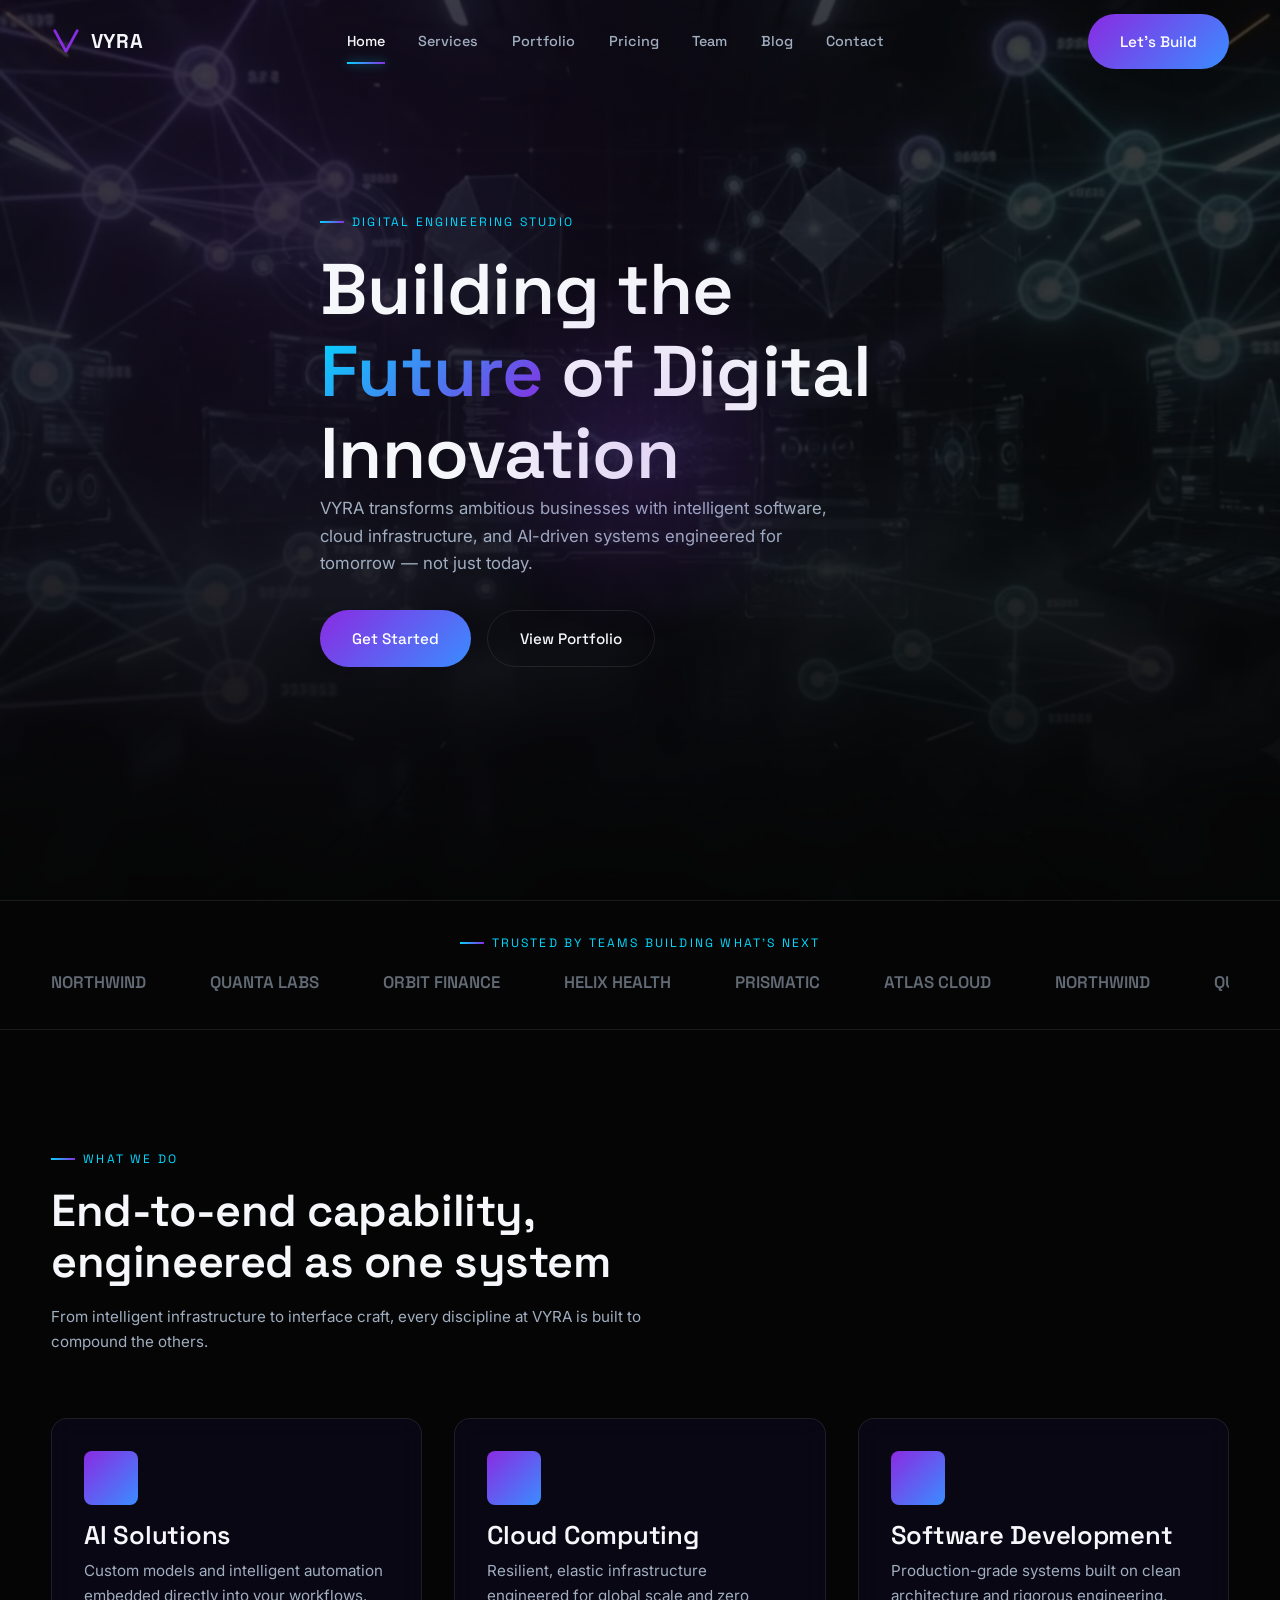
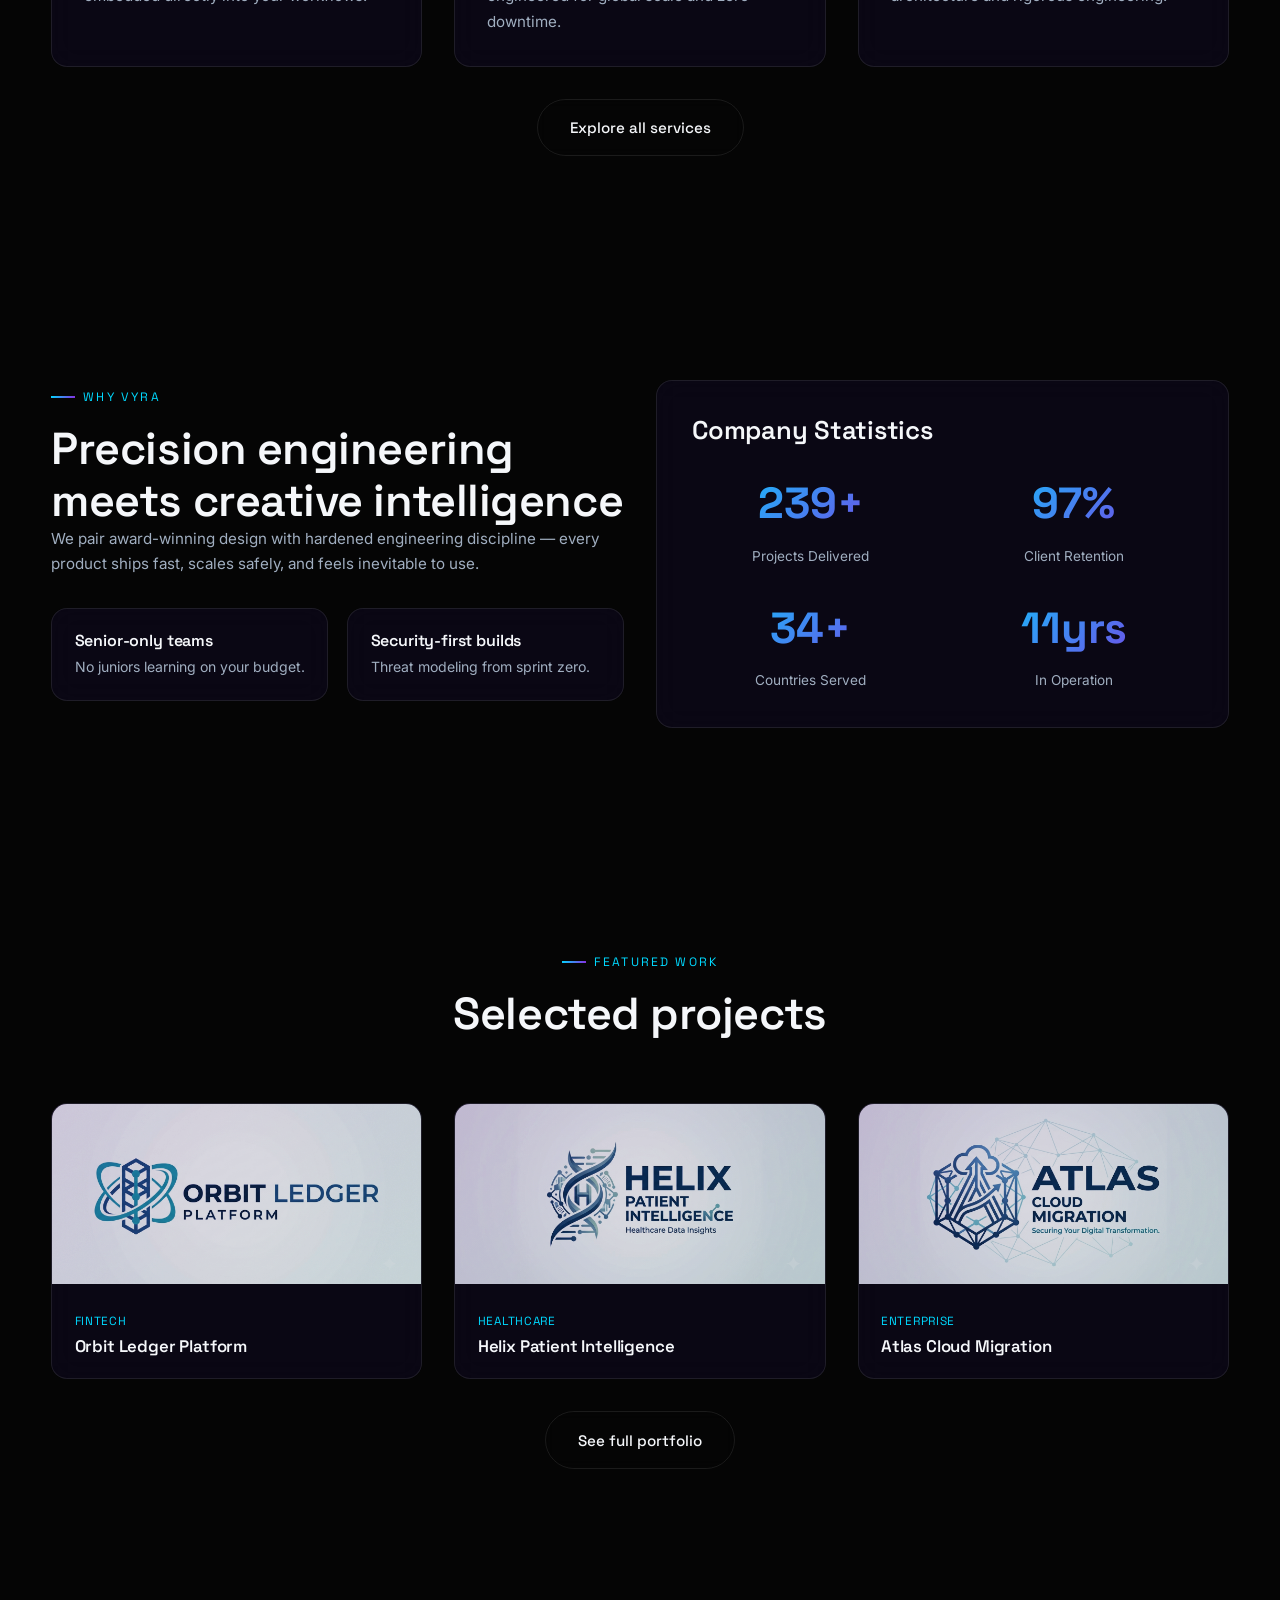
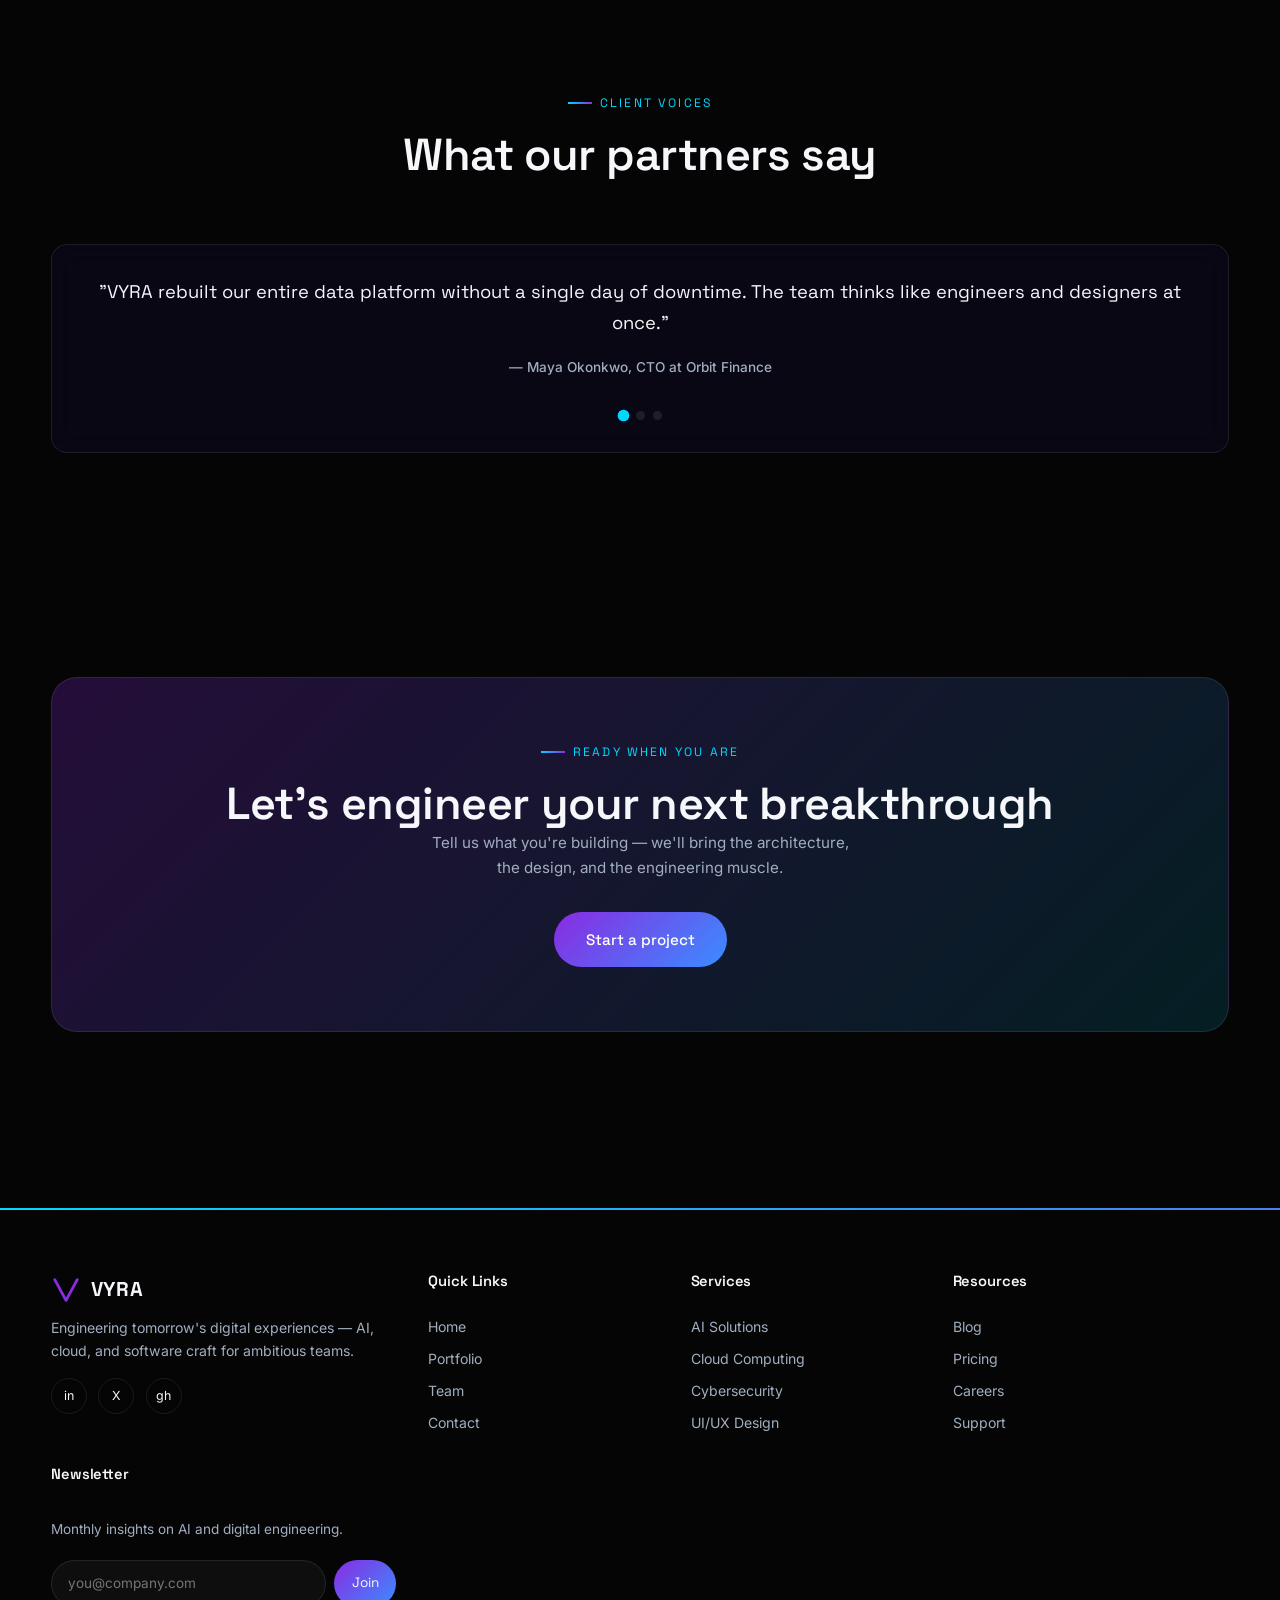
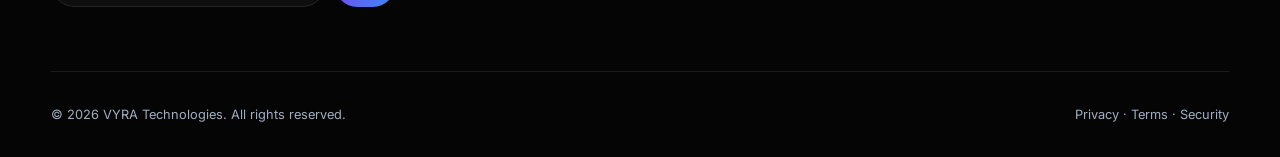
<file: index.html>
<!DOCTYPE html>
<html lang="en">
<head>
<meta charset="UTF-8">
<meta name="viewport" content="width=device-width, initial-scale=1.0">
<title>VYRA — Engineering Tomorrow's Digital Experiences</title>
<meta name="description" content="VYRA is a premium AI, cloud, and digital transformation studio engineering tomorrow's digital experiences.">
<link rel="icon" href="icons/favicon.svg" type="image/svg+xml">
<link rel="stylesheet" href="css/main.css">
<link rel="stylesheet" href="css/pages.css">
</head>
<body>

<div class="loader" aria-hidden="true">
  <div class="loader-mark">
    <svg viewBox="0 0 64 64" fill="none"><path d="M8 10 L32 54 L56 10" stroke="url(#lg)" stroke-width="6" stroke-linecap="round" stroke-linejoin="round"/><defs><linearGradient id="lg" x1="0" y1="0" x2="64" y2="64"><stop offset="0" stop-color="#8A2BE2"/><stop offset="1" stop-color="#00D9FF"/></linearGradient></defs></svg>
  </div>
  <div class="loader-text">VYRA</div>
</div>

<a href="#main" class="skip-link">Skip to content</a>
<div class="scroll-progress"></div>
<div class="cursor-glow"></div>

<header class="navbar">
  <div class="nav-inner">
    <a href="index.html" class="brand">
      <span class="brand-mark"><svg viewBox="0 0 64 64" fill="none"><path d="M8 10 L32 54 L56 10" stroke="url(#navg)" stroke-width="6" stroke-linecap="round" stroke-linejoin="round"/><defs><linearGradient id="navg" x1="0" y1="0" x2="64" y2="64"><stop offset="0" stop-color="#8A2BE2"/><stop offset="1" stop-color="#00D9FF"/></linearGradient></defs></svg></span>
      VYRA
    </a>
    <nav class="nav-links" id="nav-links">
      <a href="index.html">Home</a>
      <a href="services.html">Services</a>
      <a href="portfolio.html">Portfolio</a>
      <a href="pricing.html">Pricing</a>
      <a href="team.html">Team</a>
      <a href="blog.html">Blog</a>
      <a href="contact.html">Contact</a>
    </nav>
    <div class="nav-cta">
      <a href="contact.html" class="btn btn-primary">Let's Build</a>
    </div>
    <button class="nav-toggle" aria-label="Toggle menu" aria-expanded="false" aria-controls="nav-links"></button>
  </div>
</header>

<main id="main">

  <section class="hero">
    <div class="hero-video-wrap" aria-hidden="true">
      <video class="hero-video" autoplay muted loop playsinline poster="images/hero-poster.jpg">
        <source src="videos/hero-loop.webm" type="video/webm">
        <source src="videos/hero-loop.mp4" type="video/mp4">
      </video>
      <div class="hero-video-overlay"></div>
    </div>
    <div class="container hero-content">
      <div class="eyebrow">Digital Engineering Studio</div>
      <h1>Building the <span class="accent">Future</span> of Digital Innovation</h1>
      <p class="lead">VYRA transforms ambitious businesses with intelligent software, cloud infrastructure, and AI-driven systems engineered for tomorrow — not just today.</p>
      <div class="hero-actions">
        <a href="contact.html" class="btn btn-primary">Get Started</a>
        <a href="portfolio.html" class="btn btn-secondary">View Portfolio</a>
      </div>
    </div>
  </section>

  <section class="trusted-by">
    <div class="container reveal">
      <p class="eyebrow" style="justify-content:center;display:flex">Trusted by teams building what's next</p>
      <div class="logo-strip">
        <div class="track">
          <span>NORTHWIND</span><span>QUANTA LABS</span><span>ORBIT FINANCE</span><span>HELIX HEALTH</span><span>PRISMATIC</span><span>ATLAS CLOUD</span>
          <span>NORTHWIND</span><span>QUANTA LABS</span><span>ORBIT FINANCE</span><span>HELIX HEALTH</span><span>PRISMATIC</span><span>ATLAS CLOUD</span>
        </div>
      </div>
    </div>
  </section>

  <section>
    <div class="container">
      <div class="section-head reveal">
        <div class="eyebrow">What we do</div>
        <h2>End-to-end capability, engineered as one system</h2>
        <p>From intelligent infrastructure to interface craft, every discipline at VYRA is built to compound the others.</p>
      </div>
      <div class="grid-3">
        <div class="glass-card service-card reveal tilt">
          <div class="service-icon"><svg viewBox="0 0 24 24" fill="none" stroke-width="2"><circle cx="12" cy="12" r="3"/><path d="M12 2v4M12 18v4M4.9 4.9l2.8 2.8M16.3 16.3l2.8 2.8M2 12h4M18 12h4M4.9 19.1l2.8-2.8M16.3 7.7l2.8-2.8"/></svg></div>
          <h3>AI Solutions</h3>
          <p>Custom models and intelligent automation embedded directly into your workflows.</p>
        </div>
        <div class="glass-card service-card reveal reveal-delay-1 tilt">
          <div class="service-icon"><svg viewBox="0 0 24 24" fill="none" stroke-width="2"><path d="M6 18a4 4 0 010-8 5 5 0 019.6-1.5A4.5 4.5 0 0118 18H6z"/></svg></div>
          <h3>Cloud Computing</h3>
          <p>Resilient, elastic infrastructure engineered for global scale and zero downtime.</p>
        </div>
        <div class="glass-card service-card reveal reveal-delay-2 tilt">
          <div class="service-icon"><svg viewBox="0 0 24 24" fill="none" stroke-width="2"><rect x="3" y="4" width="18" height="14" rx="2"/><path d="M3 9h18M8 20h8"/></svg></div>
          <h3>Software Development</h3>
          <p>Production-grade systems built on clean architecture and rigorous engineering.</p>
        </div>
      </div>
      <div class="text-center mt-2 reveal">
        <a href="services.html" class="btn btn-secondary">Explore all services</a>
      </div>
    </div>
  </section>

  <section>
    <div class="container">
      <div class="grid-2">
        <div class="reveal">
          <div class="eyebrow">Why VYRA</div>
          <h2>Precision engineering meets creative intelligence</h2>
          <p>We pair award-winning design with hardened engineering discipline — every product ships fast, scales safely, and feels inevitable to use.</p>
          <div class="grid-2" style="margin-top:2rem;gap:1.2rem">
            <div class="glass-card" style="padding:1.4rem">
              <h4 style="font-size:1rem;margin-bottom:.3em">Senior-only teams</h4>
              <p style="font-size:.88rem;margin:0">No juniors learning on your budget.</p>
            </div>
            <div class="glass-card" style="padding:1.4rem">
              <h4 style="font-size:1rem;margin-bottom:.3em">Security-first builds</h4>
              <p style="font-size:.88rem;margin:0">Threat modeling from sprint zero.</p>
            </div>
          </div>
        </div>
        <div class="glass-card reveal reveal-delay-1" style="padding:2.2rem">
          <h3>Company Statistics</h3>
          <div class="grid-2" style="gap:1.6rem;margin-top:1.4rem">
            <div class="stat"><div class="num" data-count="240" data-suffix="+">0</div><div class="label">Projects Delivered</div></div>
            <div class="stat"><div class="num" data-count="98" data-suffix="%">0</div><div class="label">Client Retention</div></div>
            <div class="stat"><div class="num" data-count="35" data-suffix="+">0</div><div class="label">Countries Served</div></div>
            <div class="stat"><div class="num" data-count="12" data-suffix="yrs">0</div><div class="label">In Operation</div></div>
          </div>
        </div>
      </div>
    </div>
  </section>

  <section>
    <div class="container">
      <div class="section-head center reveal">
        <div class="eyebrow" style="justify-content:center;display:flex">Featured work</div>
        <h2>Selected projects</h2>
      </div>
      <div class="grid-3">
        <div class="glass-card reveal work-card" style="padding:0;overflow:hidden">
          <div class="work-thumb"><img src="images/orbitledger.png" alt="Orbit Ledger Platform project screenshot" loading="lazy" width="700" height="525"><div class="tint"></div></div>
          <div style="padding:1.4rem"><div class="post-cat">FinTech</div><h3 style="font-size:1.05rem">Orbit Ledger Platform</h3></div>
        </div>
        <div class="glass-card reveal reveal-delay-1 work-card" style="padding:0;overflow:hidden">
          <div class="work-thumb"><img src="images/helixpatient.png" alt="Helix Patient Intelligence project screenshot" loading="lazy" width="700" height="525"><div class="tint"></div></div>
          <div style="padding:1.4rem"><div class="post-cat">Healthcare</div><h3 style="font-size:1.05rem">Helix Patient Intelligence</h3></div>
        </div>
        <div class="glass-card reveal reveal-delay-2 work-card" style="padding:0;overflow:hidden">
          <div class="work-thumb"><img src="images/atlascloud.png" alt="Atlas Cloud Migration project screenshot" loading="lazy" width="700" height="525"><div class="tint"></div></div>
          <div style="padding:1.4rem"><div class="post-cat">Enterprise</div><h3 style="font-size:1.05rem">Atlas Cloud Migration</h3></div>
        </div>
      </div>
      <div class="text-center mt-2 reveal"><a href="portfolio.html" class="btn btn-secondary">See full portfolio</a></div>
    </div>
  </section>

  <section>
    <div class="container">
      <div class="section-head center reveal">
        <div class="eyebrow" style="justify-content:center;display:flex">Client voices</div>
        <h2>What our partners say</h2>
      </div>
      <div class="glass-card testi-slider reveal">
        <div class="testi-track">
          <div class="testi-slide">
            <p>"VYRA rebuilt our entire data platform without a single day of downtime. The team thinks like engineers and designers at once."</p>
            <strong>— Maya Okonkwo, CTO at Orbit Finance</strong>
          </div>
          <div class="testi-slide">
            <p>"Their AI team shipped a production model in six weeks that our internal team had been stuck on for a year."</p>
            <strong>— Daniel Reyes, VP Engineering at Helix Health</strong>
          </div>
          <div class="testi-slide">
            <p>"The most senior, most disciplined partner we've worked with. Every deliverable felt inevitable."</p>
            <strong>— Priya Nair, Head of Product at Atlas Cloud</strong>
          </div>
        </div>
        <div class="testi-nav"></div>
      </div>
    </div>
  </section>

  <section>
    <div class="container">
      <div class="cta-banner reveal">
        <div class="eyebrow" style="justify-content:center;display:flex">Ready when you are</div>
        <h2>Let's engineer your next breakthrough</h2>
        <p style="max-width:44ch;margin-inline:auto">Tell us what you're building — we'll bring the architecture, the design, and the engineering muscle.</p>
        <a href="contact.html" class="btn btn-primary mt-2">Start a project</a>
      </div>
    </div>
  </section>

</main>

<footer class="site-footer">
  <div class="container">
    <div class="footer-grid">
      <div class="footer-brand">
        <a href="index.html" class="brand"><span class="brand-mark"><svg viewBox="0 0 64 64" fill="none"><path d="M8 10 L32 54 L56 10" stroke="url(#fg1)" stroke-width="6" stroke-linecap="round" stroke-linejoin="round"/><defs><linearGradient id="fg1" x1="0" y1="0" x2="64" y2="64"><stop offset="0" stop-color="#8A2BE2"/><stop offset="1" stop-color="#00D9FF"/></linearGradient></defs></svg></span>VYRA</a>
        <p>Engineering tomorrow's digital experiences — AI, cloud, and software craft for ambitious teams.</p>
        <div class="social-row">
          <a href="#" aria-label="LinkedIn">in</a>
          <a href="#" aria-label="X / Twitter">X</a>
          <a href="#" aria-label="GitHub">gh</a>
        </div>
      </div>
      <div><h4>Quick Links</h4>
        <a href="index.html">Home</a><a href="portfolio.html">Portfolio</a><a href="team.html">Team</a><a href="contact.html">Contact</a>
      </div>
      <div><h4>Services</h4>
        <a href="services.html">AI Solutions</a><a href="services.html">Cloud Computing</a><a href="services.html">Cybersecurity</a><a href="services.html">UI/UX Design</a>
      </div>
      <div><h4>Resources</h4>
        <a href="blog.html">Blog</a><a href="pricing.html">Pricing</a><a href="404.html">Careers</a><a href="contact.html">Support</a>
      </div>
      <div><h4>Newsletter</h4>
        <p style="font-size:.85rem">Monthly insights on AI and digital engineering.</p>
        <form class="newsletter-mini"><input type="email" placeholder="you@company.com" aria-label="Email address"><button type="submit">Join</button></form>
      </div>
    </div>
    <div class="footer-bottom">
      <span>© 2026 VYRA Technologies. All rights reserved.</span>
      <span>Privacy · Terms · Security</span>
    </div>
  </div>
</footer>

<button class="back-to-top" aria-label="Back to top">↑</button>

<script src="js/main.js"></script>
<script src="js/components.js"></script>
</body>
</html>
</file>
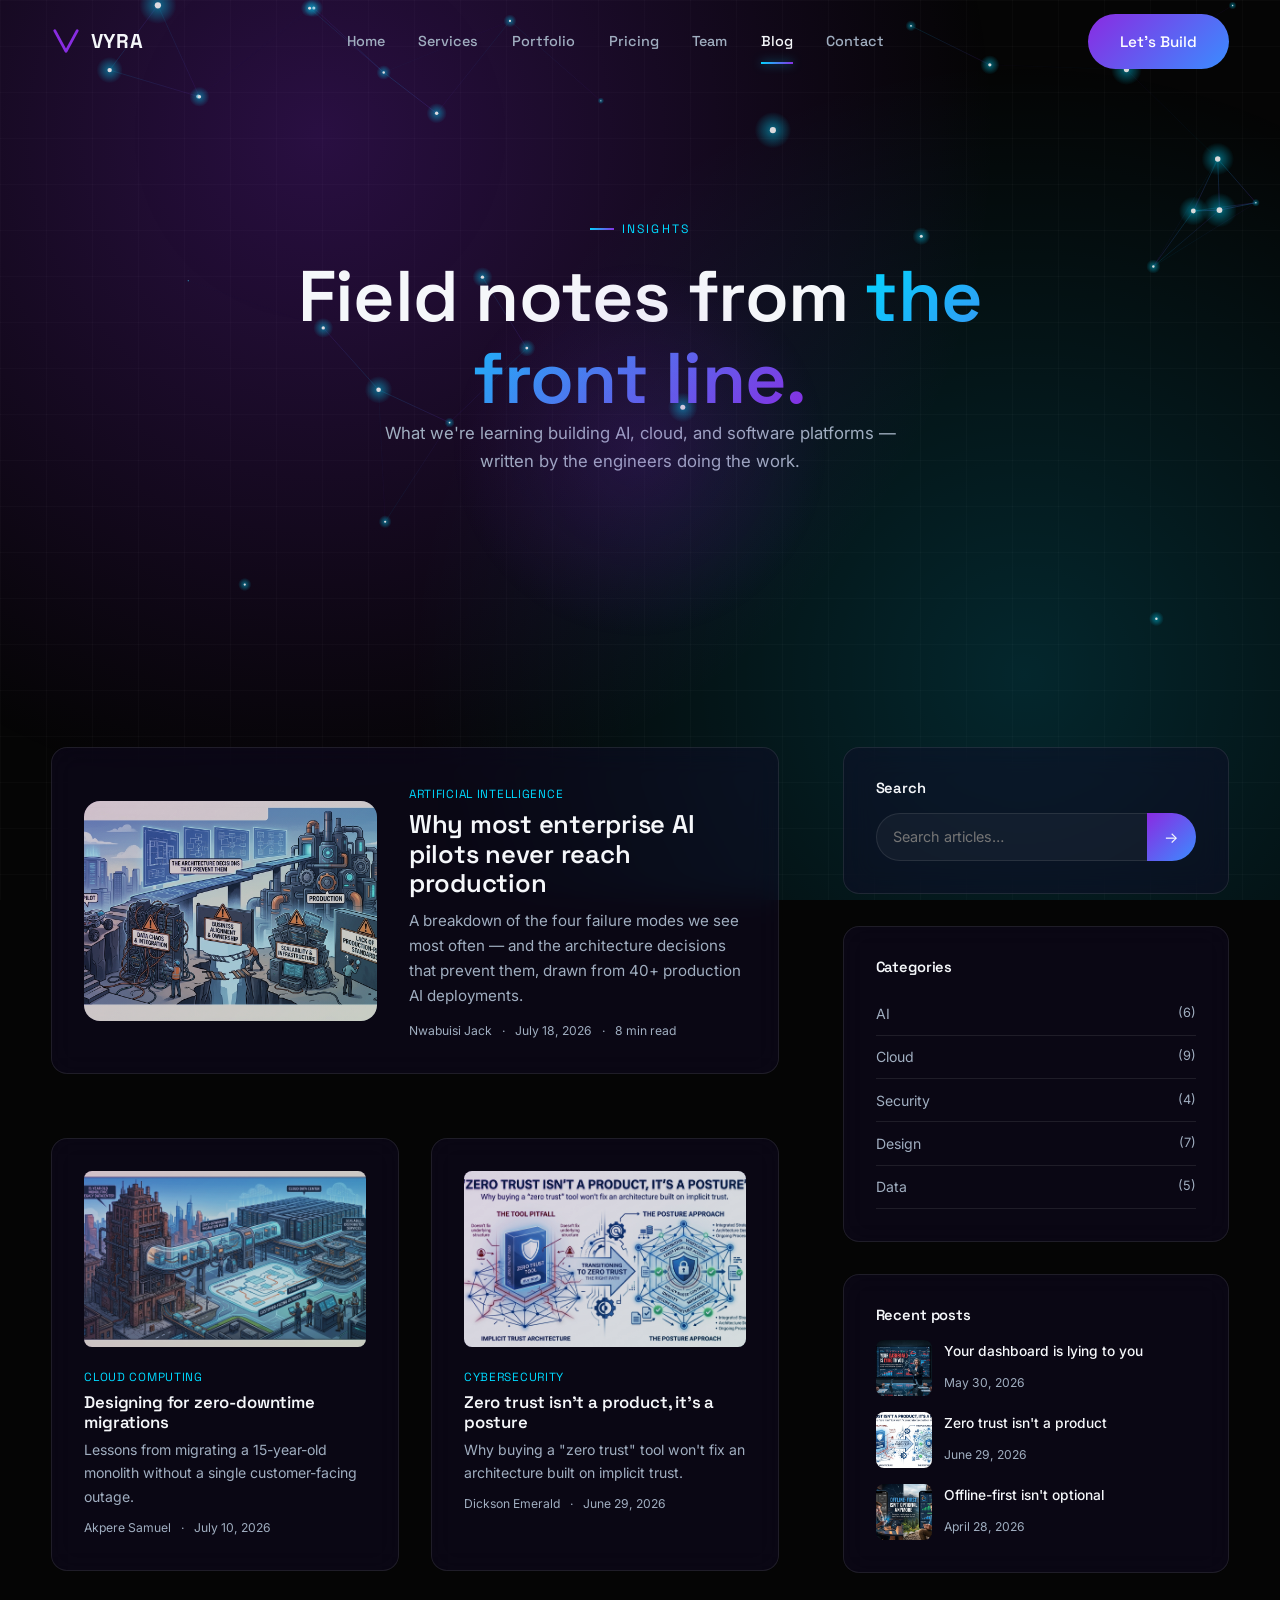
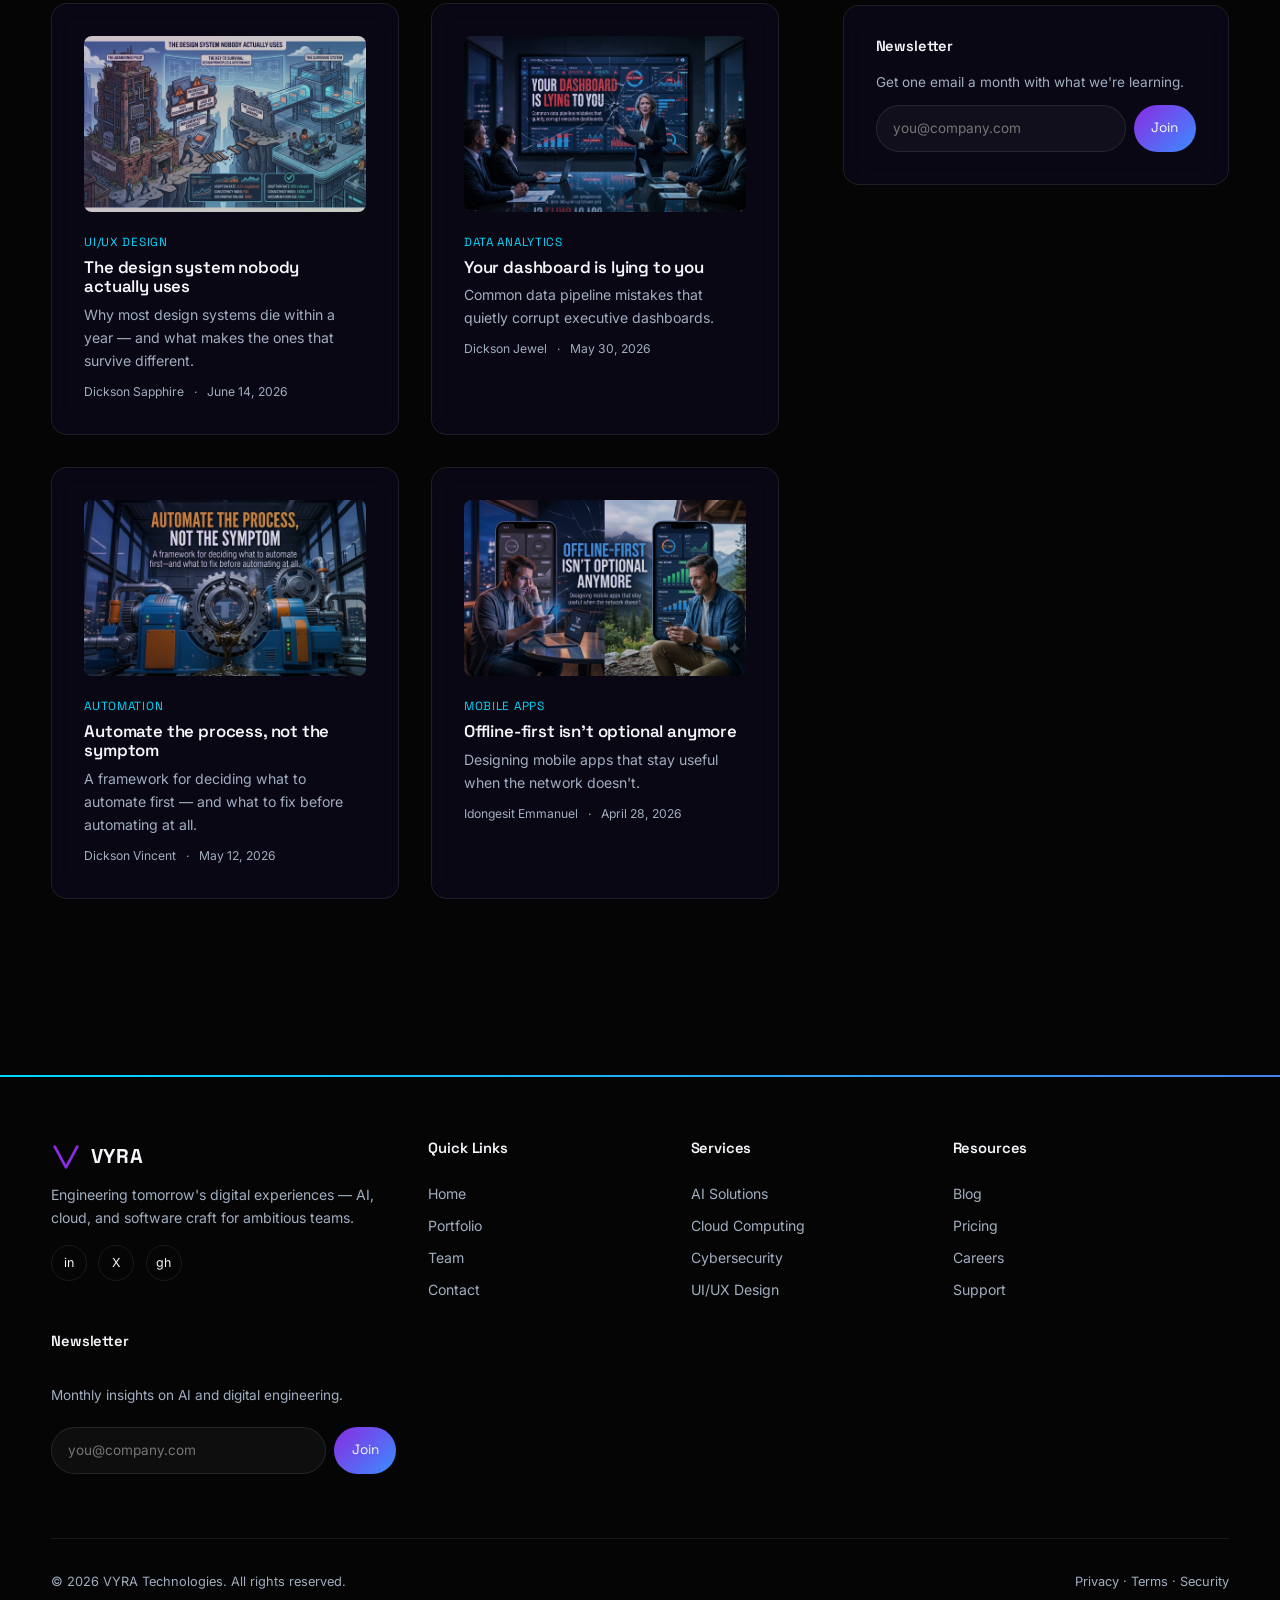
<file: blog.html>
<!DOCTYPE html>
<html lang="en">
<head>
<meta charset="UTF-8">
<meta name="viewport" content="width=device-width, initial-scale=1.0">
<title>Blog — VYRA</title>
<meta name="description" content="Insights on AI, cloud engineering, and digital transformation from the VYRA team.">
<link rel="icon" href="icons/favicon.svg" type="image/svg+xml">
<link rel="stylesheet" href="css/main.css">
<link rel="stylesheet" href="css/pages.css">
</head>
<body>

<div class="loader" aria-hidden="true">
  <div class="loader-mark"><svg viewBox="0 0 64 64" fill="none"><path d="M8 10 L32 54 L56 10" stroke="url(#lg)" stroke-width="6" stroke-linecap="round" stroke-linejoin="round"/><defs><linearGradient id="lg" x1="0" y1="0" x2="64" y2="64"><stop offset="0" stop-color="#8A2BE2"/><stop offset="1" stop-color="#00D9FF"/></linearGradient></defs></svg></div>
  <div class="loader-text">VYRA</div>
</div>

<a href="#main" class="skip-link">Skip to content</a>
<div class="scroll-progress"></div>
<div class="cursor-glow"></div>

<header class="navbar">
  <div class="nav-inner">
    <a href="index.html" class="brand"><span class="brand-mark"><svg viewBox="0 0 64 64" fill="none"><path d="M8 10 L32 54 L56 10" stroke="url(#navg)" stroke-width="6" stroke-linecap="round" stroke-linejoin="round"/><defs><linearGradient id="navg" x1="0" y1="0" x2="64" y2="64"><stop offset="0" stop-color="#8A2BE2"/><stop offset="1" stop-color="#00D9FF"/></linearGradient></defs></svg></span>VYRA</a>
    <nav class="nav-links" id="nav-links">
      <a href="index.html">Home</a>
      <a href="services.html">Services</a>
      <a href="portfolio.html">Portfolio</a>
      <a href="pricing.html">Pricing</a>
      <a href="team.html">Team</a>
      <a href="blog.html">Blog</a>
      <a href="contact.html">Contact</a>
    </nav>
    <div class="nav-cta"><a href="contact.html" class="btn btn-primary">Let's Build</a></div>
    <button class="nav-toggle" aria-label="Toggle menu" aria-expanded="false" aria-controls="nav-links"></button>
  </div>
</header>

<main id="main">
  <section class="hero hero-sub">
    <canvas aria-hidden="true"></canvas>
    <div class="container hero-content">
      <div class="eyebrow">Insights</div>
      <h1>Field notes from <span class="accent">the front line.</span></h1>
      <p class="lead">What we're learning building AI, cloud, and software platforms — written by the engineers doing the work.</p>
    </div>
  </section>

  <section>
    <div class="container">
      <div class="blog-layout">
        <div>
          <div class="glass-card featured-post reveal">
            <div class="banner"><img src="images/AI.png" alt="Why most enterprise AI pilots never reach production" loading="lazy" width="800" height="600"></div>
            <div class="body">
              <div class="post-cat">Artificial Intelligence</div>
              <h2 style="font-size:1.6rem">Why most enterprise AI pilots never reach production</h2>
              <p>A breakdown of the four failure modes we see most often — and the architecture decisions that prevent them, drawn from 40+ production AI deployments.</p>
              <div class="post-meta"><span>Nwabuisi Jack</span><span>·</span><span>July 18, 2026</span><span>·</span><span>8 min read</span></div>
            </div>
          </div>

          <div id="blog-search-anchor"></div>
          <div class="post-grid">
            <div class="glass-card post-card reveal">
              <div class="banner-sm"><img src="images/cloudcomputing.png" alt="Designing for zero-downtime migrations" loading="lazy" width="640" height="400"></div>
              <div class="post-cat">Cloud Computing</div>
              <h3 style="font-size:1.05rem">Designing for zero-downtime migrations</h3>
              <p style="font-size:.88rem">Lessons from migrating a 15-year-old monolith without a single customer-facing outage.</p>
              <div class="post-meta"><span>Akpere Samuel</span><span>·</span><span>July 10, 2026</span></div>
            </div>
            <div class="glass-card post-card reveal reveal-delay-1">
              <div class="banner-sm"><img src="images/cybersecurity.png" alt="Zero trust isn't a product, it's a posture" loading="lazy" width="640" height="400"></div>
              <div class="post-cat">Cybersecurity</div>
              <h3 style="font-size:1.05rem">Zero trust isn't a product, it's a posture</h3>
              <p style="font-size:.88rem">Why buying a "zero trust" tool won't fix an architecture built on implicit trust.</p>
              <div class="post-meta"><span>Dickson Emerald</span><span>·</span><span>June 29, 2026</span></div>
            </div>
            <div class="glass-card post-card reveal reveal-delay-2">
              <div class="banner-sm"><img src="images/UIUX.png" alt="The design system nobody actually uses" loading="lazy" width="640" height="400"></div>
              <div class="post-cat">UI/UX Design</div>
              <h3 style="font-size:1.05rem">The design system nobody actually uses</h3>
              <p style="font-size:.88rem">Why most design systems die within a year — and what makes the ones that survive different.</p>
              <div class="post-meta"><span>Dickson Sapphire</span><span>·</span><span>June 14, 2026</span></div>
            </div>
            <div class="glass-card post-card reveal reveal-delay-3">
              <div class="banner-sm"><img src="images/dataanalytics.png" alt="Your dashboard is lying to you" loading="lazy" width="640" height="400"></div>
              <div class="post-cat">Data Analytics</div>
              <h3 style="font-size:1.05rem">Your dashboard is lying to you</h3>
              <p style="font-size:.88rem">Common data pipeline mistakes that quietly corrupt executive dashboards.</p>
              <div class="post-meta"><span>Dickson Jewel</span><span>·</span><span>May 30, 2026</span></div>
            </div>
            <div class="glass-card post-card reveal">
              <div class="banner-sm"><img src="images/automation.png" alt="Automate the process, not the symptom" loading="lazy" width="640" height="400"></div>
              <div class="post-cat">Automation</div>
              <h3 style="font-size:1.05rem">Automate the process, not the symptom</h3>
              <p style="font-size:.88rem">A framework for deciding what to automate first — and what to fix before automating at all.</p>
              <div class="post-meta"><span>Dickson Vincent</span><span>·</span><span>May 12, 2026</span></div>
            </div>
            <div class="glass-card post-card reveal reveal-delay-1">
              <div class="banner-sm"><img src="images/mobileapps.png" alt="Offline-first isn't optional anymore" loading="lazy" width="640" height="400"></div>
              <div class="post-cat">Mobile Apps</div>
              <h3 style="font-size:1.05rem">Offline-first isn't optional anymore</h3>
              <p style="font-size:.88rem">Designing mobile apps that stay useful when the network doesn't.</p>
              <div class="post-meta"><span>Idongesit Emmanuel</span><span>·</span><span>April 28, 2026</span></div>
            </div>
          </div>
          <p class="no-results">No articles match your search.</p>
        </div>

        <aside>
          <div class="glass-card sidebar-block reveal">
            <h4>Search</h4>
            <form class="search-box" role="search">
              <label for="blog-search" class="sr-only">Search articles</label>
              <input id="blog-search" type="text" placeholder="Search articles…">
              <button id="blog-search-btn" type="submit" aria-label="Search">→</button>
            </form>
          </div>
          <div class="glass-card sidebar-block reveal">
            <h4>Categories</h4>
            <div class="cat-list">
              <a href="#blog-search-anchor" data-cat="Artificial Intelligence">AI <span>(6)</span></a>
              <a href="#blog-search-anchor" data-cat="Cloud Computing">Cloud <span>(9)</span></a>
              <a href="#blog-search-anchor" data-cat="Cybersecurity">Security <span>(4)</span></a>
              <a href="#blog-search-anchor" data-cat="UI/UX Design">Design <span>(7)</span></a>
              <a href="#blog-search-anchor" data-cat="Data Analytics">Data <span>(5)</span></a>
            </div>
          </div>
          <div class="glass-card sidebar-block reveal">
            <h4>Recent posts</h4>
            <div class="recent-item"><img class="recent-thumb" src="images/dataanalytics.png" alt="Your dashboard is lying to you" loading="lazy"><div><strong>Your dashboard is lying to you</strong><div class="post-meta"><span>May 30, 2026</span></div></div></div>
            <div class="recent-item"><img class="recent-thumb" src="images/cybersecurity.png" alt="Zero trust isn't a product" loading="lazy"><div><strong>Zero trust isn't a product</strong><div class="post-meta"><span>June 29, 2026</span></div></div></div>
            <div class="recent-item"><img class="recent-thumb" src="images/mobileapps.png" alt="Offline-first isn't optional" loading="lazy"><div><strong>Offline-first isn't optional</strong><div class="post-meta"><span>April 28, 2026</span></div></div></div>
          </div>
          <div class="glass-card sidebar-block reveal">
            <h4>Newsletter</h4>
            <p style="font-size:.85rem">Get one email a month with what we're learning.</p>
            <form class="newsletter-mini"><input type="email" placeholder="you@company.com" aria-label="Email address"><button type="submit">Join</button></form>
          </div>
        </aside>
      </div>
    </div>
  </section>
</main>

<footer class="site-footer">
  <div class="container">
    <div class="footer-grid">
      <div class="footer-brand">
        <a href="index.html" class="brand"><span class="brand-mark"><svg viewBox="0 0 64 64" fill="none"><path d="M8 10 L32 54 L56 10" stroke="url(#fg6)" stroke-width="6" stroke-linecap="round" stroke-linejoin="round"/><defs><linearGradient id="fg6" x1="0" y1="0" x2="64" y2="64"><stop offset="0" stop-color="#8A2BE2"/><stop offset="1" stop-color="#00D9FF"/></linearGradient></defs></svg></span>VYRA</a>
        <p>Engineering tomorrow's digital experiences — AI, cloud, and software craft for ambitious teams.</p>
        <div class="social-row"><a href="#" aria-label="LinkedIn">in</a><a href="#" aria-label="X / Twitter">X</a><a href="#" aria-label="GitHub">gh</a></div>
      </div>
      <div><h4>Quick Links</h4><a href="index.html">Home</a><a href="portfolio.html">Portfolio</a><a href="team.html">Team</a><a href="contact.html">Contact</a></div>
      <div><h4>Services</h4><a href="services.html">AI Solutions</a><a href="services.html">Cloud Computing</a><a href="services.html">Cybersecurity</a><a href="services.html">UI/UX Design</a></div>
      <div><h4>Resources</h4><a href="blog.html">Blog</a><a href="pricing.html">Pricing</a><a href="404.html">Careers</a><a href="contact.html">Support</a></div>
      <div><h4>Newsletter</h4><p style="font-size:.85rem">Monthly insights on AI and digital engineering.</p>
        <form class="newsletter-mini"><input type="email" placeholder="you@company.com" aria-label="Email address"><button type="submit">Join</button></form>
      </div>
    </div>
    <div class="footer-bottom"><span>© 2026 VYRA Technologies. All rights reserved.</span><span>Privacy · Terms · Security</span></div>
  </div>
</footer>

<button class="back-to-top" aria-label="Back to top">↑</button>

<script src="js/main.js"></script>
<script src="js/components.js"></script>
<script src="js/blog.js"></script>
</body>
</html>
</file>
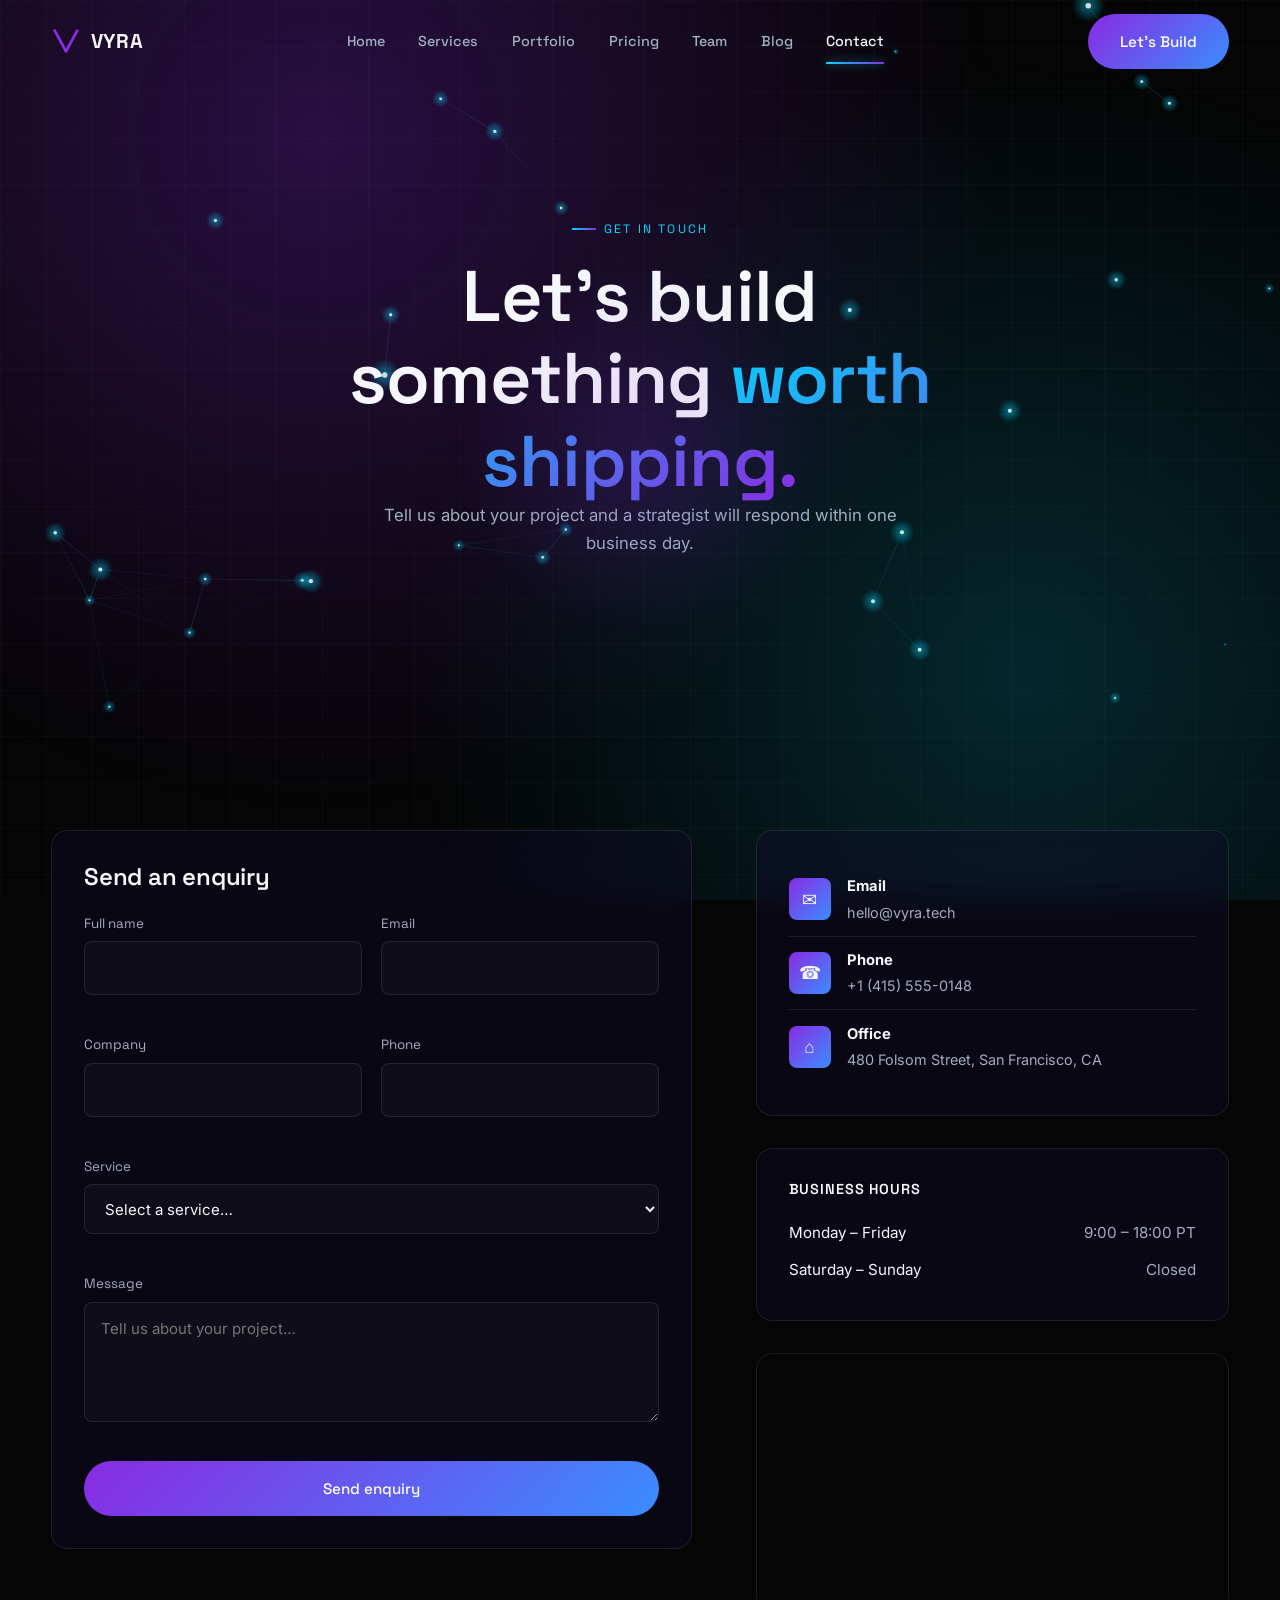
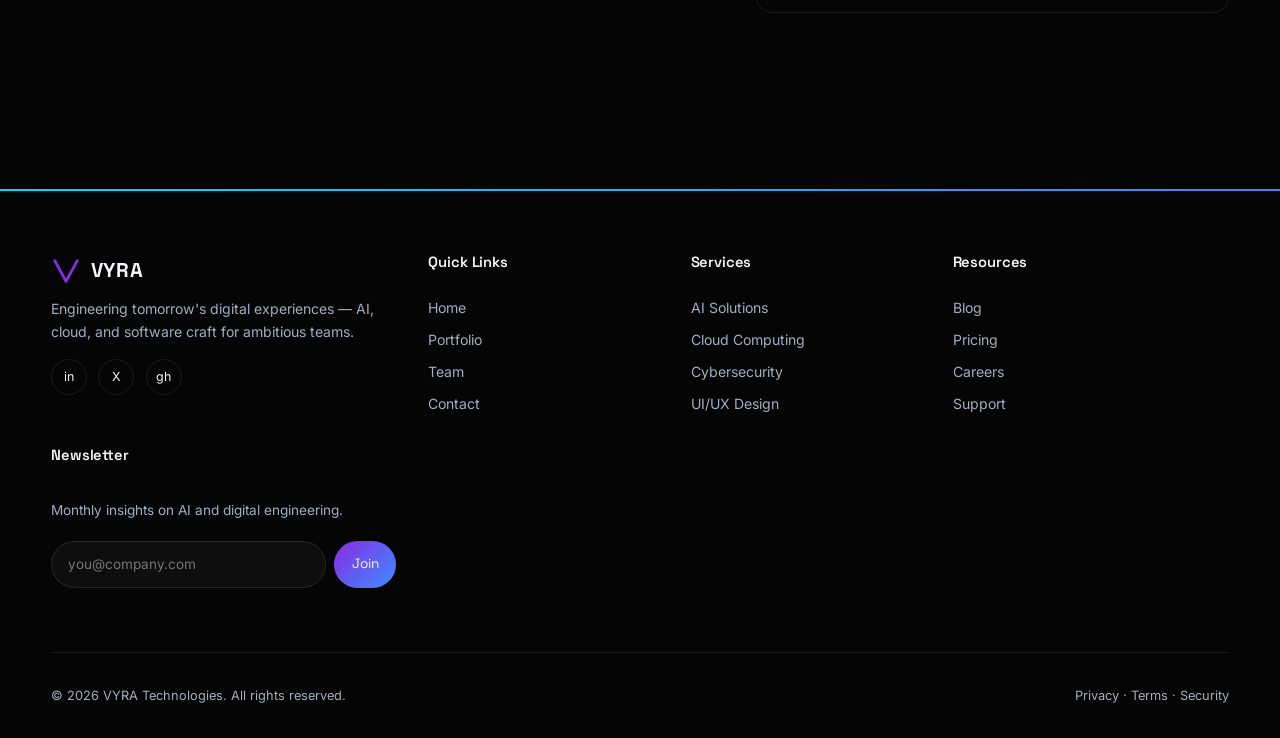
<file: contact.html>
<!DOCTYPE html>
<html lang="en">
<head>
<meta charset="UTF-8">
<meta name="viewport" content="width=device-width, initial-scale=1.0">
<title>Contact — VYRA</title>
<meta name="description" content="Start a project with VYRA. Reach our team for AI, cloud, and digital transformation engagements.">
<link rel="icon" href="icons/favicon.svg" type="image/svg+xml">
<link rel="stylesheet" href="css/main.css">
<link rel="stylesheet" href="css/pages.css">
</head>
<body>

<div class="loader" aria-hidden="true">
  <div class="loader-mark"><svg viewBox="0 0 64 64" fill="none"><path d="M8 10 L32 54 L56 10" stroke="url(#lg)" stroke-width="6" stroke-linecap="round" stroke-linejoin="round"/><defs><linearGradient id="lg" x1="0" y1="0" x2="64" y2="64"><stop offset="0" stop-color="#8A2BE2"/><stop offset="1" stop-color="#00D9FF"/></linearGradient></defs></svg></div>
  <div class="loader-text">VYRA</div>
</div>

<a href="#main" class="skip-link">Skip to content</a>
<div class="scroll-progress"></div>
<div class="cursor-glow"></div>

<header class="navbar">
  <div class="nav-inner">
    <a href="index.html" class="brand"><span class="brand-mark"><svg viewBox="0 0 64 64" fill="none"><path d="M8 10 L32 54 L56 10" stroke="url(#navg)" stroke-width="6" stroke-linecap="round" stroke-linejoin="round"/><defs><linearGradient id="navg" x1="0" y1="0" x2="64" y2="64"><stop offset="0" stop-color="#8A2BE2"/><stop offset="1" stop-color="#00D9FF"/></linearGradient></defs></svg></span>VYRA</a>
    <nav class="nav-links" id="nav-links">
      <a href="index.html">Home</a>
      <a href="services.html">Services</a>
      <a href="portfolio.html">Portfolio</a>
      <a href="pricing.html">Pricing</a>
      <a href="team.html">Team</a>
      <a href="blog.html">Blog</a>
      <a href="contact.html">Contact</a>
    </nav>
    <div class="nav-cta"><a href="contact.html" class="btn btn-primary">Let's Build</a></div>
    <button class="nav-toggle" aria-label="Toggle menu" aria-expanded="false" aria-controls="nav-links"></button>
  </div>
</header>

<main id="main">
  <section class="hero hero-sub">
    <canvas aria-hidden="true"></canvas>
    <div class="container hero-content">
      <div class="eyebrow">Get in touch</div>
      <h1>Let's build something <span class="accent">worth shipping.</span></h1>
      <p class="lead">Tell us about your project and a strategist will respond within one business day.</p>
    </div>
  </section>

  <section>
    <div class="container">
      <div class="contact-layout">

        <div class="glass-card contact-form reveal">
          <h2 style="font-size:1.5rem">Send an enquiry</h2>
          <form id="contact-form" novalidate>
            <div class="form-row">
              <div class="field">
                <label for="f-name">Full name</label>
                <input id="f-name" name="name" type="text" required autocomplete="name">
                <span class="error-msg"></span>
              </div>
              <div class="field">
                <label for="f-email">Email</label>
                <input id="f-email" name="email" type="email" required autocomplete="email">
                <span class="error-msg"></span>
              </div>
            </div>
            <div class="form-row">
              <div class="field">
                <label for="f-company">Company</label>
                <input id="f-company" name="company" type="text" autocomplete="organization">
                <span class="error-msg"></span>
              </div>
              <div class="field">
                <label for="f-phone">Phone</label>
                <input id="f-phone" name="phone" type="tel" autocomplete="tel">
                <span class="error-msg"></span>
              </div>
            </div>
            <div class="field">
              <label for="f-service">Service</label>
              <select id="f-service" name="service" required>
                <option value="">Select a service…</option>
                <option>AI Solutions</option>
                <option>Cloud Computing</option>
                <option>Software Development</option>
                <option>UI/UX Design</option>
                <option>Cybersecurity</option>
                <option>Web Development</option>
                <option>Mobile Apps</option>
                <option>Data Analytics</option>
                <option>Digital Transformation</option>
                <option>Automation</option>
              </select>
              <span class="error-msg"></span>
            </div>
            <div class="field">
              <label for="f-message">Message</label>
              <textarea id="f-message" name="message" required placeholder="Tell us about your project…"></textarea>
              <span class="error-msg"></span>
            </div>
            <button type="submit" class="btn btn-primary btn-block">Send enquiry</button>
          </form>
          <div class="success-panel">
            <div class="success-check"><svg viewBox="0 0 24 24" fill="none" stroke="#04040a" stroke-width="3"><path d="M20 6L9 17l-5-5"/></svg></div>
            <h3>Message sent</h3>
            <p>Thanks for reaching out — a VYRA strategist will get back to you within one business day.</p>
          </div>
        </div>

        <div>
          <div class="glass-card info-block reveal">
            <div class="info-row"><div class="ic">✉</div><div><strong>Email</strong><p style="margin:0;font-size:.9rem">hello@vyra.tech</p></div></div>
            <div class="info-row"><div class="ic">☎</div><div><strong>Phone</strong><p style="margin:0;font-size:.9rem">+1 (415) 555-0148</p></div></div>
            <div class="info-row"><div class="ic">⌂</div><div><strong>Office</strong><p style="margin:0;font-size:.9rem">480 Folsom Street, San Francisco, CA</p></div></div>
          </div>
          <div class="glass-card info-block reveal reveal-delay-1">
            <h4 style="font-size:.9rem;text-transform:uppercase;letter-spacing:.06em;margin-bottom:1rem">Business hours</h4>
            <div class="info-row" style="border:0;padding:.4em 0"><span>Monday – Friday</span><span style="margin-left:auto;color:var(--light-gray)">9:00 – 18:00 PT</span></div>
            <div class="info-row" style="border:0;padding:.4em 0"><span>Saturday – Sunday</span><span style="margin-left:auto;color:var(--light-gray)">Closed</span></div>
          </div>
          <div class="map-embed reveal">
            <iframe title="VYRA office location map" loading="lazy" referrerpolicy="no-referrer-when-downgrade"
              src="https://www.google.com/maps?q=480+Folsom+Street+San+Francisco+CA&output=embed"></iframe>
          </div>
        </div>

      </div>
    </div>
  </section>
</main>

<footer class="site-footer">
  <div class="container">
    <div class="footer-grid">
      <div class="footer-brand">
        <a href="index.html" class="brand"><span class="brand-mark"><svg viewBox="0 0 64 64" fill="none"><path d="M8 10 L32 54 L56 10" stroke="url(#fg7)" stroke-width="6" stroke-linecap="round" stroke-linejoin="round"/><defs><linearGradient id="fg7" x1="0" y1="0" x2="64" y2="64"><stop offset="0" stop-color="#8A2BE2"/><stop offset="1" stop-color="#00D9FF"/></linearGradient></defs></svg></span>VYRA</a>
        <p>Engineering tomorrow's digital experiences — AI, cloud, and software craft for ambitious teams.</p>
        <div class="social-row"><a href="#" aria-label="LinkedIn">in</a><a href="#" aria-label="X / Twitter">X</a><a href="#" aria-label="GitHub">gh</a></div>
      </div>
      <div><h4>Quick Links</h4><a href="index.html">Home</a><a href="portfolio.html">Portfolio</a><a href="team.html">Team</a><a href="contact.html">Contact</a></div>
      <div><h4>Services</h4><a href="services.html">AI Solutions</a><a href="services.html">Cloud Computing</a><a href="services.html">Cybersecurity</a><a href="services.html">UI/UX Design</a></div>
      <div><h4>Resources</h4><a href="blog.html">Blog</a><a href="pricing.html">Pricing</a><a href="404.html">Careers</a><a href="contact.html">Support</a></div>
      <div><h4>Newsletter</h4><p style="font-size:.85rem">Monthly insights on AI and digital engineering.</p>
        <form class="newsletter-mini"><input type="email" placeholder="you@company.com" aria-label="Email address"><button type="submit">Join</button></form>
      </div>
    </div>
    <div class="footer-bottom"><span>© 2026 VYRA Technologies. All rights reserved.</span><span>Privacy · Terms · Security</span></div>
  </div>
</footer>

<button class="back-to-top" aria-label="Back to top">↑</button>

<script src="js/main.js"></script>
<script src="js/components.js"></script>
<script src="js/contact.js"></script>
</body>
</html>
</file>
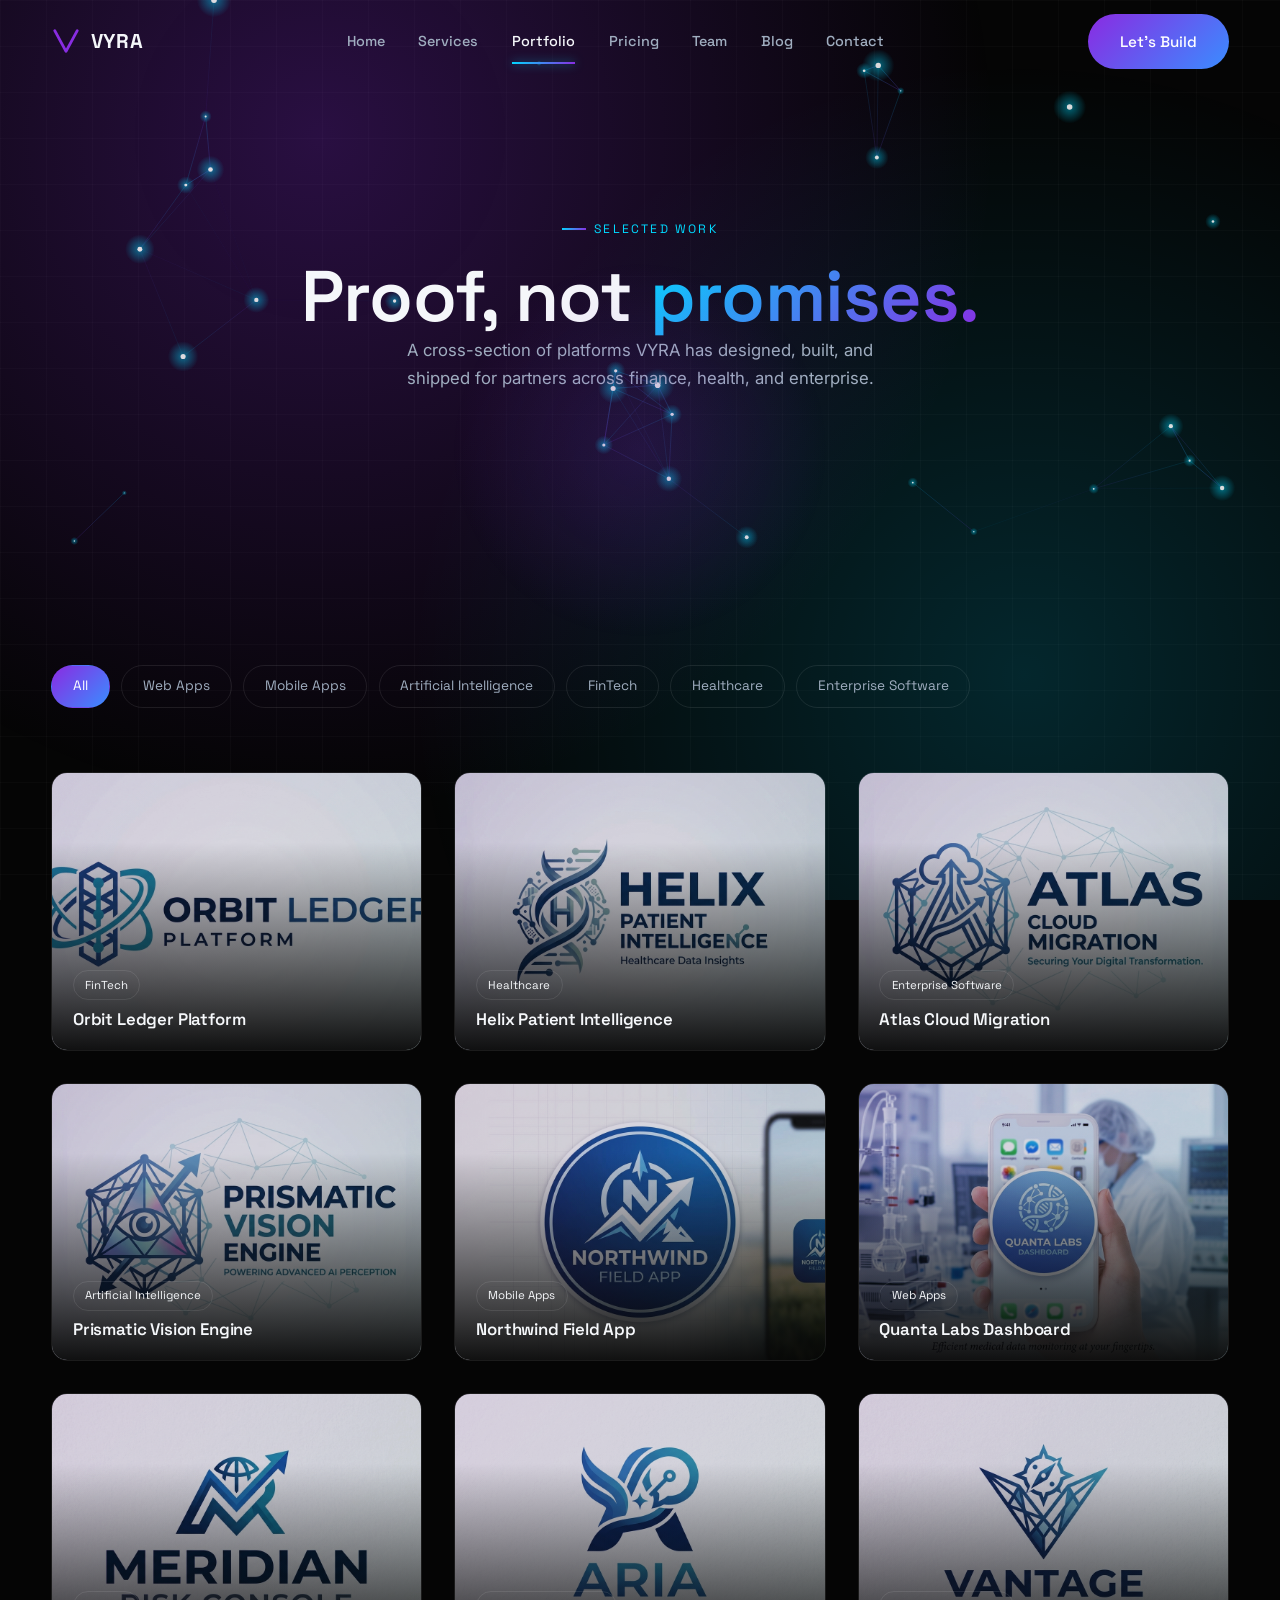
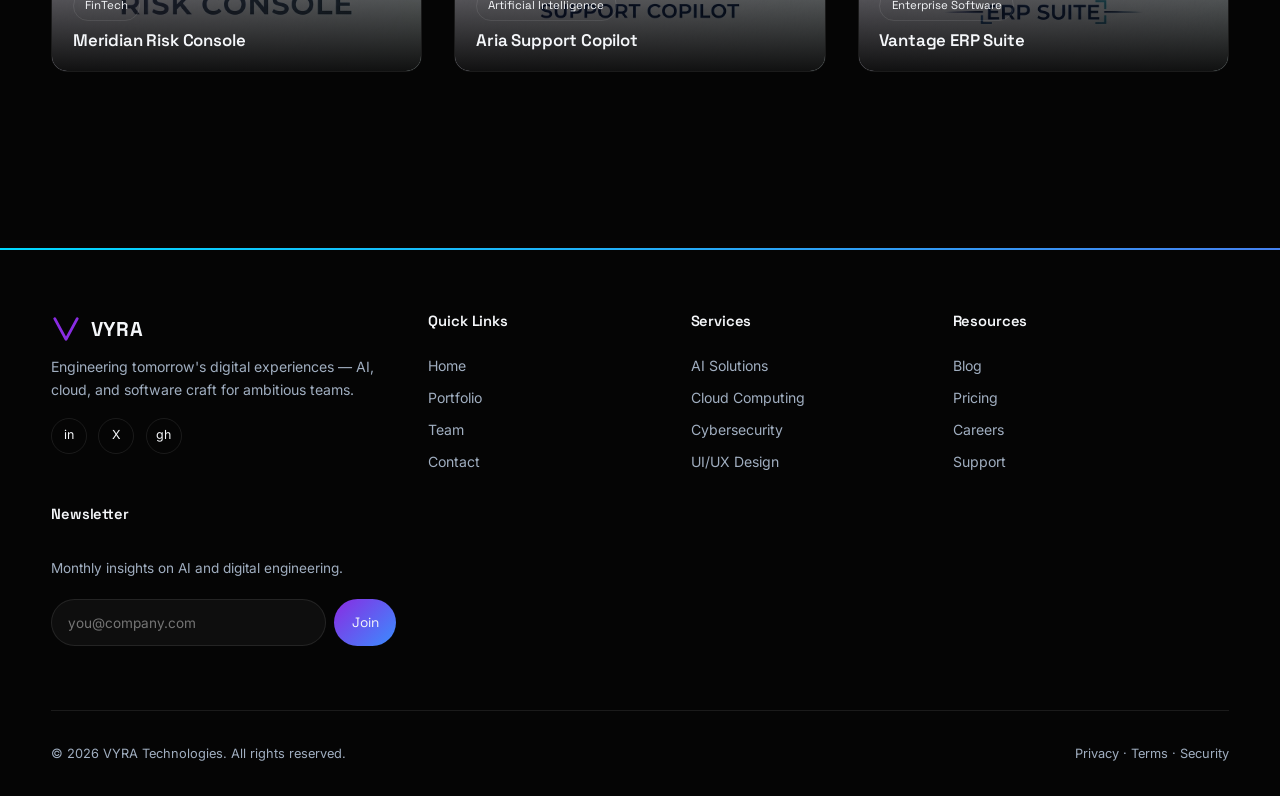
<file: portfolio.html>
<!DOCTYPE html>
<html lang="en">
<head>
<meta charset="UTF-8">
<meta name="viewport" content="width=device-width, initial-scale=1.0">
<title>Portfolio — VYRA</title>
<meta name="description" content="Selected VYRA projects across web, mobile, AI, fintech, healthcare, and enterprise software.">
<link rel="icon" href="icons/favicon.svg" type="image/svg+xml">
<link rel="stylesheet" href="css/main.css">
<link rel="stylesheet" href="css/pages.css">
</head>
<body>

<div class="loader" aria-hidden="true">
  <div class="loader-mark"><svg viewBox="0 0 64 64" fill="none"><path d="M8 10 L32 54 L56 10" stroke="url(#lg)" stroke-width="6" stroke-linecap="round" stroke-linejoin="round"/><defs><linearGradient id="lg" x1="0" y1="0" x2="64" y2="64"><stop offset="0" stop-color="#8A2BE2"/><stop offset="1" stop-color="#00D9FF"/></linearGradient></defs></svg></div>
  <div class="loader-text">VYRA</div>
</div>

<a href="#main" class="skip-link">Skip to content</a>
<div class="scroll-progress"></div>
<div class="cursor-glow"></div>

<header class="navbar">
  <div class="nav-inner">
    <a href="index.html" class="brand"><span class="brand-mark"><svg viewBox="0 0 64 64" fill="none"><path d="M8 10 L32 54 L56 10" stroke="url(#navg)" stroke-width="6" stroke-linecap="round" stroke-linejoin="round"/><defs><linearGradient id="navg" x1="0" y1="0" x2="64" y2="64"><stop offset="0" stop-color="#8A2BE2"/><stop offset="1" stop-color="#00D9FF"/></linearGradient></defs></svg></span>VYRA</a>
    <nav class="nav-links" id="nav-links">
      <a href="index.html">Home</a>
      <a href="services.html">Services</a>
      <a href="portfolio.html">Portfolio</a>
      <a href="pricing.html">Pricing</a>
      <a href="team.html">Team</a>
      <a href="blog.html">Blog</a>
      <a href="contact.html">Contact</a>
    </nav>
    <div class="nav-cta"><a href="contact.html" class="btn btn-primary">Let's Build</a></div>
    <button class="nav-toggle" aria-label="Toggle menu" aria-expanded="false" aria-controls="nav-links"></button>
  </div>
</header>

<main id="main">
  <section class="hero hero-sub">
    <canvas aria-hidden="true"></canvas>
    <div class="container hero-content">
      <div class="eyebrow">Selected Work</div>
      <h1>Proof, not <span class="accent">promises.</span></h1>
      <p class="lead">A cross-section of platforms VYRA has designed, built, and shipped for partners across finance, health, and enterprise.</p>
    </div>
  </section>

  <section>
    <div class="container">
      <div class="filter-bar reveal" role="tablist" aria-label="Filter projects by category">
        <button class="filter-btn active" data-filter="all">All</button>
        <button class="filter-btn" data-filter="web">Web Apps</button>
        <button class="filter-btn" data-filter="mobile">Mobile Apps</button>
        <button class="filter-btn" data-filter="ai">Artificial Intelligence</button>
        <button class="filter-btn" data-filter="fintech">FinTech</button>
        <button class="filter-btn" data-filter="healthcare">Healthcare</button>
        <button class="filter-btn" data-filter="enterprise">Enterprise Software</button>
      </div>

      <div class="portfolio-grid">
        <div class="portfolio-item reveal" data-category="fintech" data-title="Orbit Ledger Platform" data-desc="A real-time reconciliation engine processing 40M+ transactions daily with sub-second latency and full audit trails." data-client="Orbit Finance" data-year="2026" data-stack="Go · Kafka · React">
          <img class="thumb" src="images/orbitledger.png" alt="Orbit Ledger Platform project screenshot" loading="lazy" width="700" height="525"><div class="tint"></div><div class="overlay"><div class="tag">FinTech</div><h3>Orbit Ledger Platform</h3></div>
        </div>
        <div class="portfolio-item reveal" data-category="healthcare" data-title="Helix Patient Intelligence" data-desc="An ML-driven triage system helping clinicians prioritize care with explainable risk scoring." data-client="Helix Health" data-year="2025" data-stack="Python · PyTorch · Next.js">
          <img class="thumb" src="images/helixpatient.png" alt="Helix Patient Intelligence project screenshot" loading="lazy" width="700" height="525"><div class="tint"></div><div class="overlay"><div class="tag">Healthcare</div><h3>Helix Patient Intelligence</h3></div>
        </div>
        <div class="portfolio-item reveal" data-category="enterprise" data-title="Atlas Cloud Migration" data-desc="Zero-downtime migration of a 15-year-old monolith into a containerized, multi-region cloud platform." data-client="Atlas Cloud" data-year="2025" data-stack="Kubernetes · Terraform · AWS">
          <img class="thumb" src="images/atlascloud.png" alt="Atlas Cloud Migration project screenshot" loading="lazy" width="700" height="525"><div class="tint"></div><div class="overlay"><div class="tag">Enterprise Software</div><h3>Atlas Cloud Migration</h3></div>
        </div>
        <div class="portfolio-item reveal" data-category="ai" data-title="Prismatic Vision Engine" data-desc="A computer-vision pipeline for automated quality inspection on manufacturing lines." data-client="Prismatic Industries" data-year="2026" data-stack="PyTorch · ONNX · Edge">
          <img class="thumb" src="images/prismaticvision.png" alt="Prismatic Vision Engine project screenshot" loading="lazy" width="700" height="525"><div class="tint"></div><div class="overlay"><div class="tag">Artificial Intelligence</div><h3>Prismatic Vision Engine</h3></div>
        </div>
        <div class="portfolio-item reveal" data-category="mobile" data-title="Northwind Field App" data-desc="An offline-first field service app for technicians working in low-connectivity environments." data-client="Northwind Energy" data-year="2024" data-stack="React Native · SQLite">
          <img class="thumb" src="images/northwind.png" alt="Northwind Field App project screenshot" loading="lazy" width="700" height="525"><div class="tint"></div><div class="overlay"><div class="tag">Mobile Apps</div><h3>Northwind Field App</h3></div>
        </div>
        <div class="portfolio-item reveal" data-category="web" data-title="Quanta Labs Dashboard" data-desc="A real-time research dashboard visualizing petabyte-scale experiment data." data-client="Quanta Labs" data-year="2025" data-stack="D3.js · WebSockets · Rust">
          <img class="thumb" src="images/quantalabs.png" alt="Quanta Labs Dashboard project screenshot" loading="lazy" width="700" height="525"><div class="tint"></div><div class="overlay"><div class="tag">Web Apps</div><h3>Quanta Labs Dashboard</h3></div>
        </div>
        <div class="portfolio-item reveal" data-category="fintech" data-title="Meridian Risk Console" data-desc="A portfolio risk modeling console used by institutional traders in five markets." data-client="Meridian Capital" data-year="2024" data-stack="Python · React · gRPC">
          <img class="thumb" src="images/meridianrisk.png" alt="Meridian Risk Console project screenshot" loading="lazy" width="700" height="525"><div class="tint"></div><div class="overlay"><div class="tag">FinTech</div><h3>Meridian Risk Console</h3></div>
        </div>
        <div class="portfolio-item reveal" data-category="ai" data-title="Aria Support Copilot" data-desc="An LLM-powered support copilot reducing average resolution time by 46%." data-client="Aria Systems" data-year="2026" data-stack="LLM · RAG · Node.js">
          <img class="thumb" src="images/ariasupport.png" alt="Aria Support Copilot project screenshot" loading="lazy" width="700" height="525"><div class="tint"></div><div class="overlay"><div class="tag">Artificial Intelligence</div><h3>Aria Support Copilot</h3></div>
        </div>
        <div class="portfolio-item reveal" data-category="enterprise" data-title="Vantage ERP Suite" data-desc="A modular ERP replacing four disconnected legacy systems across a 3,000-person company." data-client="Vantage Group" data-year="2023" data-stack="Java · PostgreSQL · React">
          <img class="thumb" src="images/vantageerp.png
          " alt="Vantage ERP Suite project screenshot" loading="lazy" width="700" height="525"><div class="tint"></div><div class="overlay"><div class="tag">Enterprise Software</div><h3>Vantage ERP Suite</h3></div>
        </div>
      </div>
    </div>
  </section>
</main>

<footer class="site-footer">
  <div class="container">
    <div class="footer-grid">
      <div class="footer-brand">
        <a href="index.html" class="brand"><span class="brand-mark"><svg viewBox="0 0 64 64" fill="none"><path d="M8 10 L32 54 L56 10" stroke="url(#fg3)" stroke-width="6" stroke-linecap="round" stroke-linejoin="round"/><defs><linearGradient id="fg3" x1="0" y1="0" x2="64" y2="64"><stop offset="0" stop-color="#8A2BE2"/><stop offset="1" stop-color="#00D9FF"/></linearGradient></defs></svg></span>VYRA</a>
        <p>Engineering tomorrow's digital experiences — AI, cloud, and software craft for ambitious teams.</p>
        <div class="social-row"><a href="#" aria-label="LinkedIn">in</a><a href="#" aria-label="X / Twitter">X</a><a href="#" aria-label="GitHub">gh</a></div>
      </div>
      <div><h4>Quick Links</h4><a href="index.html">Home</a><a href="portfolio.html">Portfolio</a><a href="team.html">Team</a><a href="contact.html">Contact</a></div>
      <div><h4>Services</h4><a href="services.html">AI Solutions</a><a href="services.html">Cloud Computing</a><a href="services.html">Cybersecurity</a><a href="services.html">UI/UX Design</a></div>
      <div><h4>Resources</h4><a href="blog.html">Blog</a><a href="pricing.html">Pricing</a><a href="404.html">Careers</a><a href="contact.html">Support</a></div>
      <div><h4>Newsletter</h4><p style="font-size:.85rem">Monthly insights on AI and digital engineering.</p>
        <form class="newsletter-mini"><input type="email" placeholder="you@company.com" aria-label="Email address"><button type="submit">Join</button></form>
      </div>
    </div>
    <div class="footer-bottom"><span>© 2026 VYRA Technologies. All rights reserved.</span><span>Privacy · Terms · Security</span></div>
  </div>
</footer>

<button class="back-to-top" aria-label="Back to top">↑</button>

<div class="modal-overlay" role="dialog" aria-modal="true" aria-label="Project details">
  <div class="modal-box">
    <button class="modal-close" aria-label="Close">×</button>
    <img class="modal-banner" alt="" data-modal-img>
    <div class="post-cat" data-modal-cat></div>
    <h3 data-modal-title style="font-size:1.5rem"></h3>
    <p data-modal-desc></p>
    <div class="modal-meta" data-modal-meta></div>
    <a href="contact.html" class="btn btn-primary">Start a similar project</a>
  </div>
</div>

<script src="js/main.js"></script>
<script src="js/components.js"></script>
<script src="js/portfolio.js"></script>
</body>
</html>
</file>
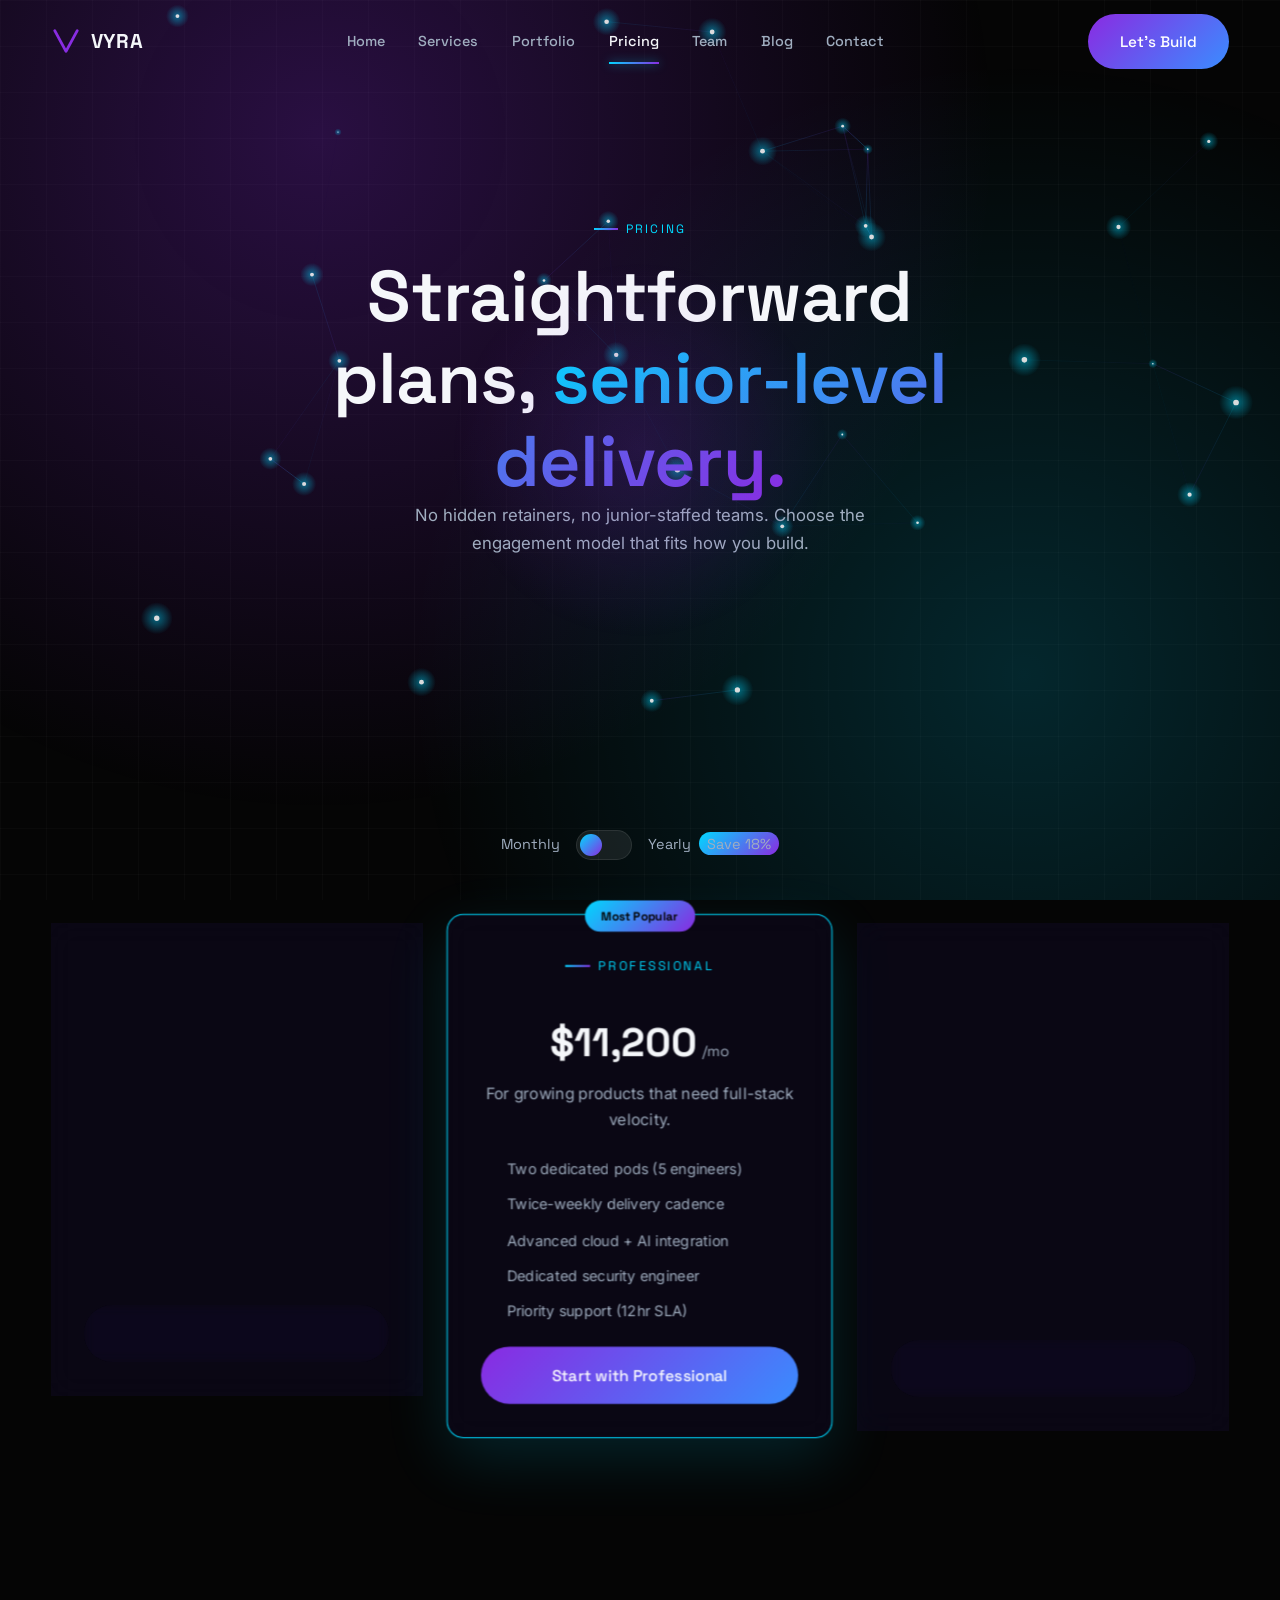
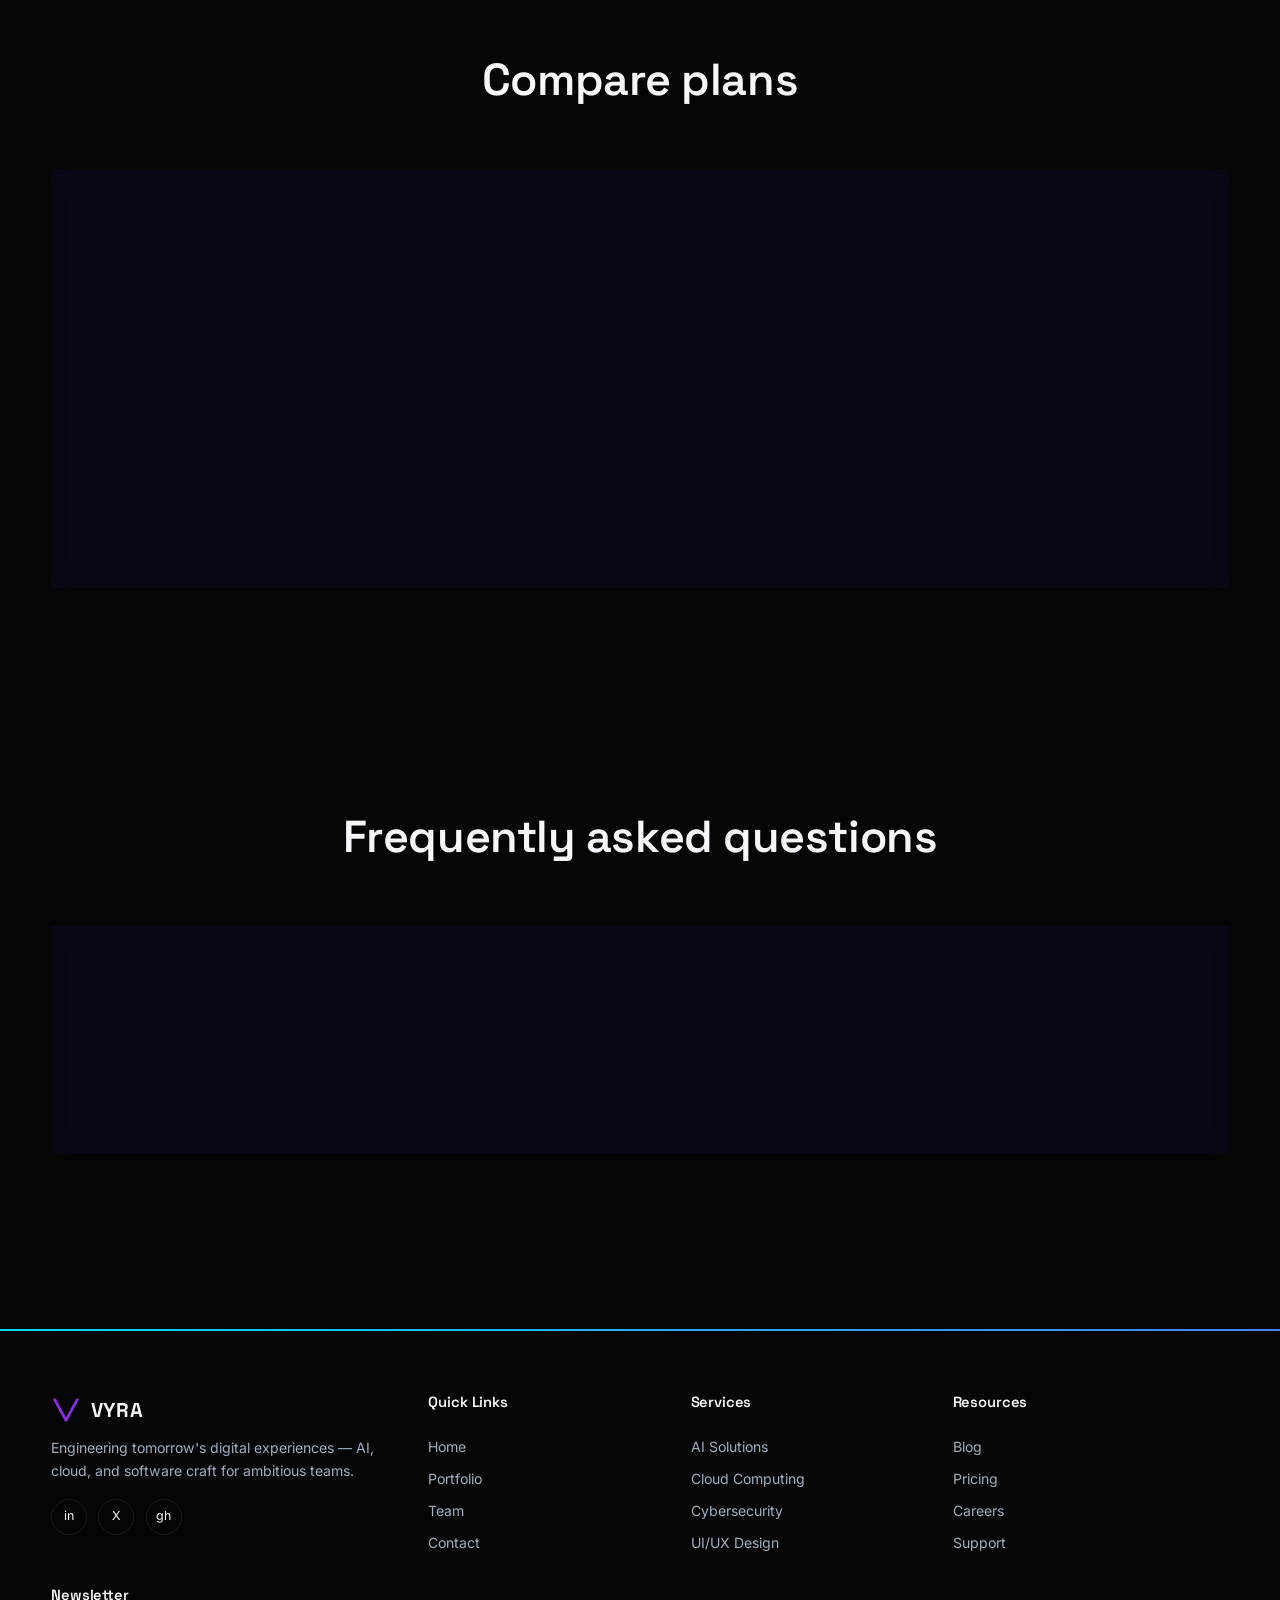
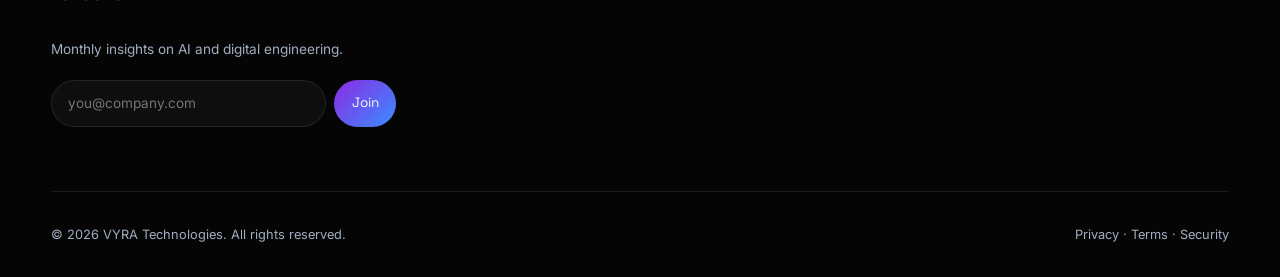
<file: pricing.html>
<!DOCTYPE html>
<html lang="en">
<head>
<meta charset="UTF-8">
<meta name="viewport" content="width=device-width, initial-scale=1.0">
<title>Pricing — VYRA</title>
<meta name="description" content="Transparent pricing plans for VYRA's AI, cloud, and software engineering services.">
<link rel="icon" href="icons/favicon.svg" type="image/svg+xml">
<link rel="stylesheet" href="css/main.css">
<link rel="stylesheet" href="css/pages.css">
</head>
<body>

<div class="loader" aria-hidden="true">
  <div class="loader-mark"><svg viewBox="0 0 64 64" fill="none"><path d="M8 10 L32 54 L56 10" stroke="url(#lg)" stroke-width="6" stroke-linecap="round" stroke-linejoin="round"/><defs><linearGradient id="lg" x1="0" y1="0" x2="64" y2="64"><stop offset="0" stop-color="#8A2BE2"/><stop offset="1" stop-color="#00D9FF"/></linearGradient></defs></svg></div>
  <div class="loader-text">VYRA</div>
</div>

<a href="#main" class="skip-link">Skip to content</a>
<div class="scroll-progress"></div>
<div class="cursor-glow"></div>

<header class="navbar">
  <div class="nav-inner">
    <a href="index.html" class="brand"><span class="brand-mark"><svg viewBox="0 0 64 64" fill="none"><path d="M8 10 L32 54 L56 10" stroke="url(#navg)" stroke-width="6" stroke-linecap="round" stroke-linejoin="round"/><defs><linearGradient id="navg" x1="0" y1="0" x2="64" y2="64"><stop offset="0" stop-color="#8A2BE2"/><stop offset="1" stop-color="#00D9FF"/></linearGradient></defs></svg></span>VYRA</a>
    <nav class="nav-links" id="nav-links">
      <a href="index.html">Home</a>
      <a href="services.html">Services</a>
      <a href="portfolio.html">Portfolio</a>
      <a href="pricing.html">Pricing</a>
      <a href="team.html">Team</a>
      <a href="blog.html">Blog</a>
      <a href="contact.html">Contact</a>
    </nav>
    <div class="nav-cta"><a href="contact.html" class="btn btn-primary">Let's Build</a></div>
    <button class="nav-toggle" aria-label="Toggle menu" aria-expanded="false" aria-controls="nav-links"></button>
  </div>
</header>

<main id="main">
  <section class="hero hero-sub">
    <canvas aria-hidden="true"></canvas>
    <div class="container hero-content">
      <div class="eyebrow">Pricing</div>
      <h1>Straightforward plans, <span class="accent">senior-level delivery.</span></h1>
      <p class="lead">No hidden retainers, no junior-staffed teams. Choose the engagement model that fits how you build.</p>
    </div>
  </section>

  <section>
    <div class="container">
      <div class="toggle-row reveal">
        <span>Monthly</span>
        <button class="toggle-switch" aria-label="Toggle yearly billing"><span class="knob"></span></button>
        <span>Yearly <span class="save-badge">Save 18%</span></span>
      </div>

      <div class="pricing-grid">
        <div class="glass-card price-card reveal">
          <div class="eyebrow">Starter</div>
          <div class="price-amount"><span data-monthly="$4,800" data-yearly="$3,940">$4,800</span><span data-cycle-label>/mo</span></div>
          <p>For teams validating a single product or platform.</p>
          <ul>
            <li><svg viewBox="0 0 24 24" fill="none" stroke-width="2"><path d="M20 6L9 17l-5-5"/></svg>One dedicated pod (2 engineers)</li>
            <li><svg viewBox="0 0 24 24" fill="none" stroke-width="2"><path d="M20 6L9 17l-5-5"/></svg>Weekly delivery cadence</li>
            <li><svg viewBox="0 0 24 24" fill="none" stroke-width="2"><path d="M20 6L9 17l-5-5"/></svg>Core cloud infrastructure</li>
            <li><svg viewBox="0 0 24 24" fill="none" stroke-width="2"><path d="M20 6L9 17l-5-5"/></svg>Standard security review</li>
          </ul>
          <a href="contact.html" class="btn btn-secondary btn-block">Start with Starter</a>
        </div>

        <div class="glass-card price-card popular reveal reveal-delay-1">
          <div class="popular-badge">Most Popular</div>
          <div class="eyebrow">Professional</div>
          <div class="price-amount"><span data-monthly="$11,200" data-yearly="$9,180">$11,200</span><span data-cycle-label>/mo</span></div>
          <p>For growing products that need full-stack velocity.</p>
          <ul>
            <li><svg viewBox="0 0 24 24" fill="none" stroke-width="2"><path d="M20 6L9 17l-5-5"/></svg>Two dedicated pods (5 engineers)</li>
            <li><svg viewBox="0 0 24 24" fill="none" stroke-width="2"><path d="M20 6L9 17l-5-5"/></svg>Twice-weekly delivery cadence</li>
            <li><svg viewBox="0 0 24 24" fill="none" stroke-width="2"><path d="M20 6L9 17l-5-5"/></svg>Advanced cloud + AI integration</li>
            <li><svg viewBox="0 0 24 24" fill="none" stroke-width="2"><path d="M20 6L9 17l-5-5"/></svg>Dedicated security engineer</li>
            <li><svg viewBox="0 0 24 24" fill="none" stroke-width="2"><path d="M20 6L9 17l-5-5"/></svg>Priority support (12hr SLA)</li>
          </ul>
          <a href="contact.html" class="btn btn-primary btn-block">Start with Professional</a>
        </div>

        <div class="glass-card price-card reveal reveal-delay-2">
          <div class="eyebrow">Enterprise</div>
          <div class="price-amount"><span data-monthly="Custom" data-yearly="Custom">Custom</span><span data-cycle-label></span></div>
          <p>For organizations running mission-critical systems at scale.</p>
          <ul>
            <li><svg viewBox="0 0 24 24" fill="none" stroke-width="2"><path d="M20 6L9 17l-5-5"/></svg>Multiple pods, custom sizing</li>
            <li><svg viewBox="0 0 24 24" fill="none" stroke-width="2"><path d="M20 6L9 17l-5-5"/></svg>Daily delivery cadence</li>
            <li><svg viewBox="0 0 24 24" fill="none" stroke-width="2"><path d="M20 6L9 17l-5-5"/></svg>Dedicated architecture team</li>
            <li><svg viewBox="0 0 24 24" fill="none" stroke-width="2"><path d="M20 6L9 17l-5-5"/></svg>24/7 SLA + on-call</li>
            <li><svg viewBox="0 0 24 24" fill="none" stroke-width="2"><path d="M20 6L9 17l-5-5"/></svg>Compliance & audit support</li>
          </ul>
          <a href="contact.html" class="btn btn-secondary btn-block">Talk to sales</a>
        </div>
      </div>
    </div>
  </section>

  <section>
    <div class="container">
      <div class="section-head center reveal"><h2>Compare plans</h2></div>
      <div class="glass-card table-wrap reveal" style="padding:1.4rem 1.8rem">
        <table class="compare-table">
          <thead><tr><th>Feature</th><th>Starter</th><th>Professional</th><th>Enterprise</th></tr></thead>
          <tbody>
            <tr><td>Dedicated engineers</td><td>2</td><td>5</td><td>Custom</td></tr>
            <tr><td>Delivery cadence</td><td>Weekly</td><td>Twice weekly</td><td>Daily</td></tr>
            <tr><td>AI integration</td><td>—</td><td><svg viewBox="0 0 24 24" fill="none" stroke-width="2"><path d="M20 6L9 17l-5-5"/></svg></td><td><svg viewBox="0 0 24 24" fill="none" stroke-width="2"><path d="M20 6L9 17l-5-5"/></svg></td></tr>
            <tr><td>Dedicated security engineer</td><td>—</td><td><svg viewBox="0 0 24 24" fill="none" stroke-width="2"><path d="M20 6L9 17l-5-5"/></svg></td><td><svg viewBox="0 0 24 24" fill="none" stroke-width="2"><path d="M20 6L9 17l-5-5"/></svg></td></tr>
            <tr><td>24/7 on-call support</td><td>—</td><td>—</td><td><svg viewBox="0 0 24 24" fill="none" stroke-width="2"><path d="M20 6L9 17l-5-5"/></svg></td></tr>
            <tr><td>Compliance & audit support</td><td>—</td><td>—</td><td><svg viewBox="0 0 24 24" fill="none" stroke-width="2"><path d="M20 6L9 17l-5-5"/></svg></td></tr>
          </tbody>
        </table>
      </div>
    </div>
  </section>

  <section>
    <div class="container">
      <div class="section-head center reveal"><h2>Frequently asked questions</h2></div>
      <div class="glass-card reveal" style="padding:.6rem 2rem">
        <div class="faq-list">
          <div class="faq-item">
            <button class="faq-q">Can we switch plans later? <svg viewBox="0 0 24 24" fill="none" stroke="currentColor" stroke-width="2"><path d="M12 5v14M5 12h14"/></svg></button>
            <div class="faq-a"><p>Yes — plans scale up or down at your next billing cycle with no penalty, and your pod composition adjusts within a week.</p></div>
          </div>
          <div class="faq-item">
            <button class="faq-q">Do you work with fixed-bid projects? <svg viewBox="0 0 24 24" fill="none" stroke="currentColor" stroke-width="2"><path d="M12 5v14M5 12h14"/></svg></button>
            <div class="faq-a"><p>For well-scoped engagements, yes. Most ongoing product work runs on the subscription pods above for flexibility.</p></div>
          </div>
          <div class="faq-item">
            <button class="faq-q">What's included in onboarding? <svg viewBox="0 0 24 24" fill="none" stroke="currentColor" stroke-width="2"><path d="M12 5v14M5 12h14"/></svg></button>
            <div class="faq-a"><p>A two-week discovery sprint covering architecture review, roadmap alignment, and environment setup — included in every plan.</p></div>
          </div>
        </div>
      </div>
    </div>
  </section>
</main>

<footer class="site-footer">
  <div class="container">
    <div class="footer-grid">
      <div class="footer-brand">
        <a href="index.html" class="brand"><span class="brand-mark"><svg viewBox="0 0 64 64" fill="none"><path d="M8 10 L32 54 L56 10" stroke="url(#fg4)" stroke-width="6" stroke-linecap="round" stroke-linejoin="round"/><defs><linearGradient id="fg4" x1="0" y1="0" x2="64" y2="64"><stop offset="0" stop-color="#8A2BE2"/><stop offset="1" stop-color="#00D9FF"/></linearGradient></defs></svg></span>VYRA</a>
        <p>Engineering tomorrow's digital experiences — AI, cloud, and software craft for ambitious teams.</p>
        <div class="social-row"><a href="#" aria-label="LinkedIn">in</a><a href="#" aria-label="X / Twitter">X</a><a href="#" aria-label="GitHub">gh</a></div>
      </div>
      <div><h4>Quick Links</h4><a href="index.html">Home</a><a href="portfolio.html">Portfolio</a><a href="team.html">Team</a><a href="contact.html">Contact</a></div>
      <div><h4>Services</h4><a href="services.html">AI Solutions</a><a href="services.html">Cloud Computing</a><a href="services.html">Cybersecurity</a><a href="services.html">UI/UX Design</a></div>
      <div><h4>Resources</h4><a href="blog.html">Blog</a><a href="pricing.html">Pricing</a><a href="404.html">Careers</a><a href="contact.html">Support</a></div>
      <div><h4>Newsletter</h4><p style="font-size:.85rem">Monthly insights on AI and digital engineering.</p>
        <form class="newsletter-mini"><input type="email" placeholder="you@company.com" aria-label="Email address"><button type="submit">Join</button></form>
      </div>
    </div>
    <div class="footer-bottom"><span>© 2026 VYRA Technologies. All rights reserved.</span><span>Privacy · Terms · Security</span></div>
  </div>
</footer>

<button class="back-to-top" aria-label="Back to top">↑</button>

<script src="js/main.js"></script>
<script src="js/components.js"></script>
<script src="js/pricing.js"></script>
</body>
</html>
</file>
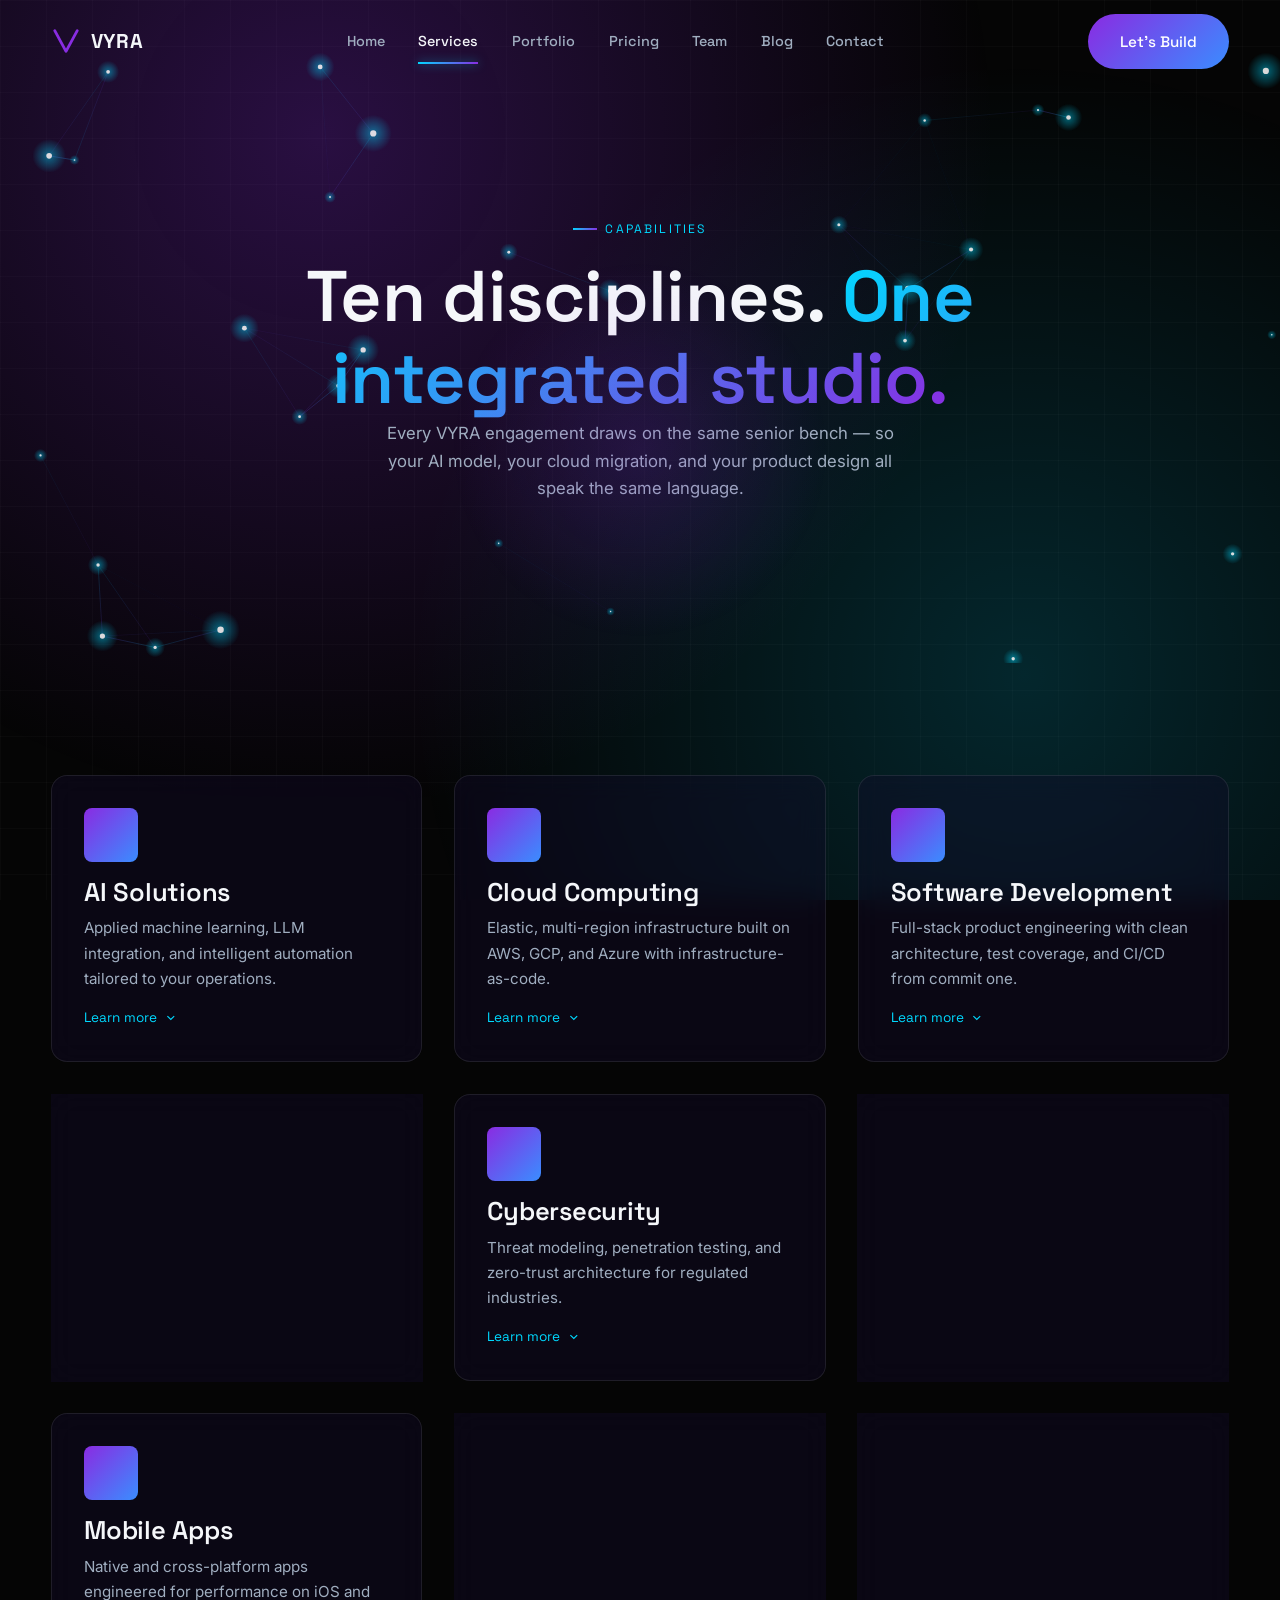
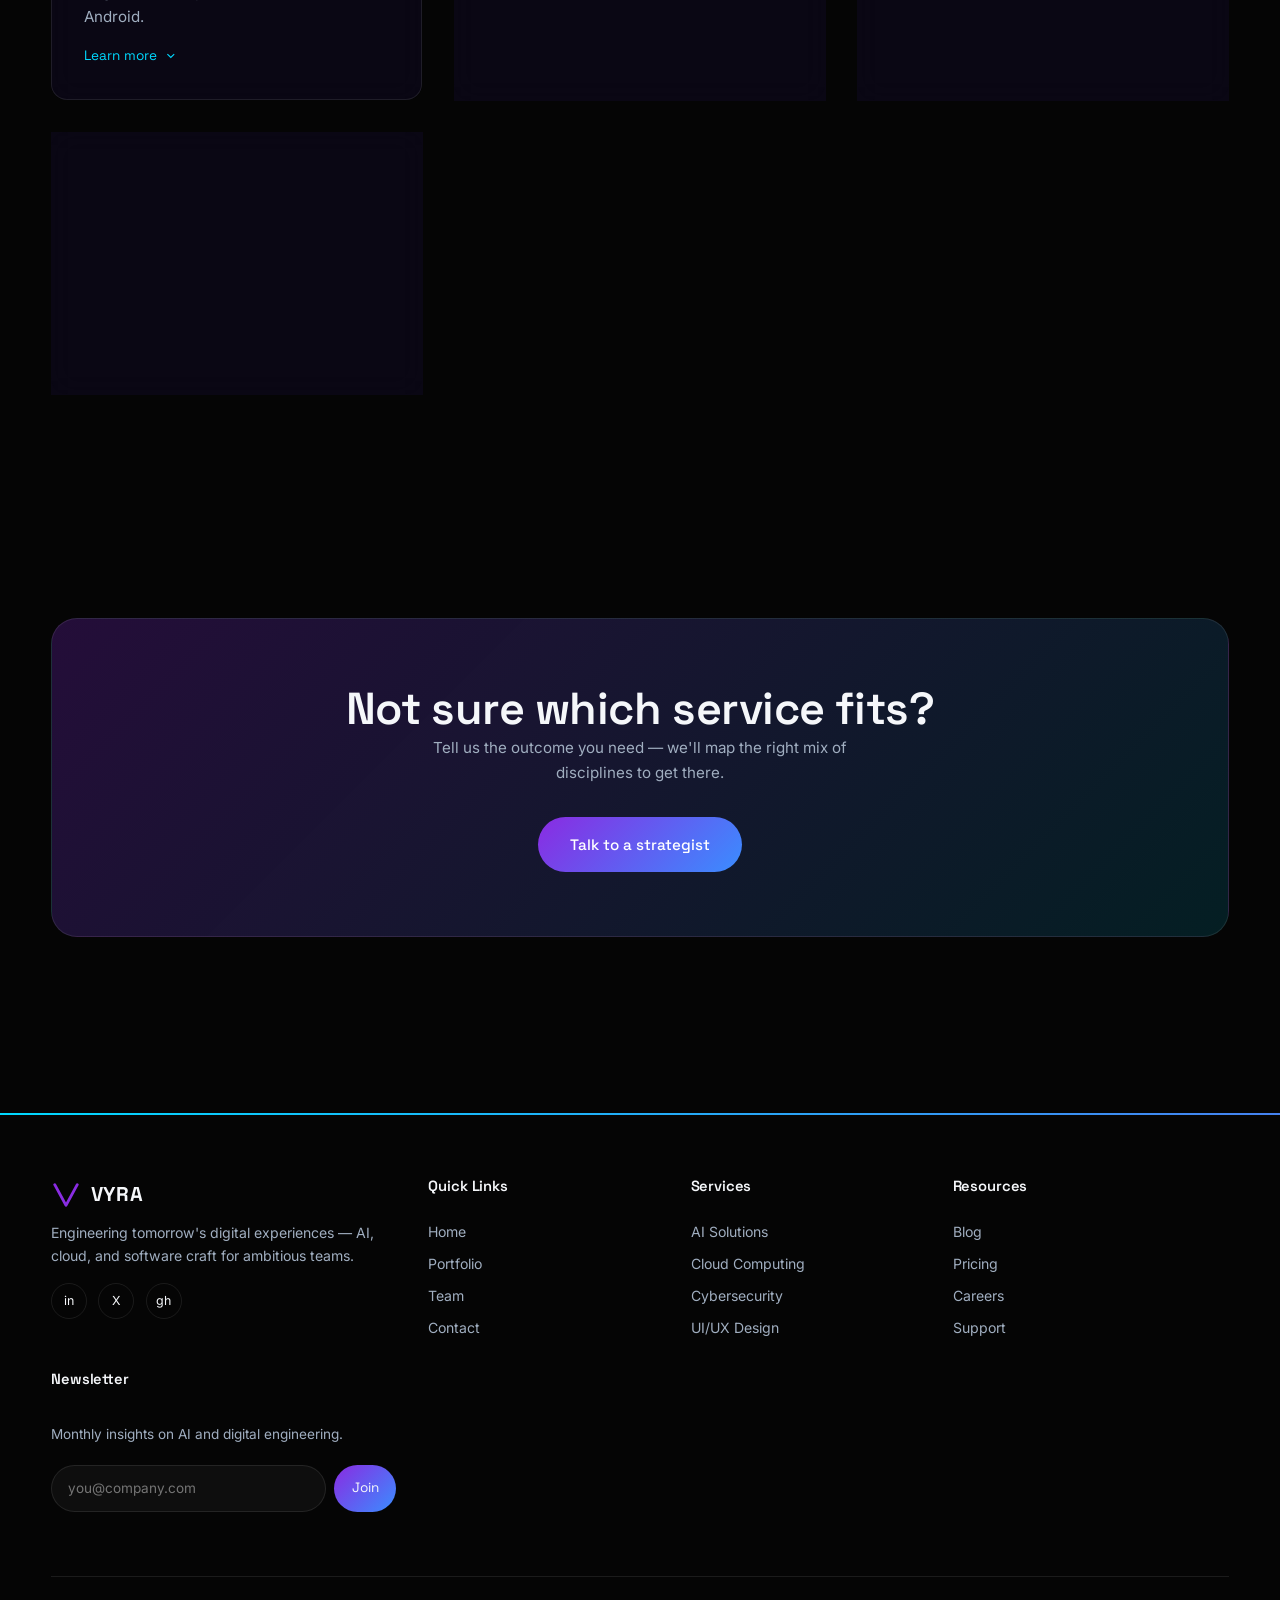
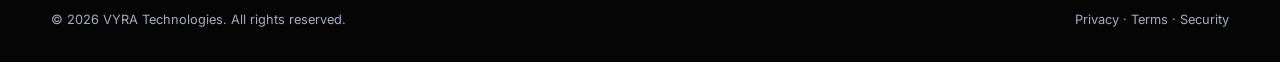
<file: services.html>
<!DOCTYPE html>
<html lang="en">
<head>
<meta charset="UTF-8">
<meta name="viewport" content="width=device-width, initial-scale=1.0">
<title>Services — VYRA</title>
<meta name="description" content="Explore VYRA's full range of services: AI, cloud, software, cybersecurity, and digital transformation.">
<link rel="icon" href="icons/favicon.svg" type="image/svg+xml">
<link rel="stylesheet" href="css/main.css">
<link rel="stylesheet" href="css/pages.css">
</head>
<body>

<div class="loader" aria-hidden="true">
  <div class="loader-mark"><svg viewBox="0 0 64 64" fill="none"><path d="M8 10 L32 54 L56 10" stroke="url(#lg)" stroke-width="6" stroke-linecap="round" stroke-linejoin="round"/><defs><linearGradient id="lg" x1="0" y1="0" x2="64" y2="64"><stop offset="0" stop-color="#8A2BE2"/><stop offset="1" stop-color="#00D9FF"/></linearGradient></defs></svg></div>
  <div class="loader-text">VYRA</div>
</div>

<a href="#main" class="skip-link">Skip to content</a>
<div class="scroll-progress"></div>
<div class="cursor-glow"></div>

<header class="navbar">
  <div class="nav-inner">
    <a href="index.html" class="brand"><span class="brand-mark"><svg viewBox="0 0 64 64" fill="none"><path d="M8 10 L32 54 L56 10" stroke="url(#navg)" stroke-width="6" stroke-linecap="round" stroke-linejoin="round"/><defs><linearGradient id="navg" x1="0" y1="0" x2="64" y2="64"><stop offset="0" stop-color="#8A2BE2"/><stop offset="1" stop-color="#00D9FF"/></linearGradient></defs></svg></span>VYRA</a>
    <nav class="nav-links" id="nav-links">
      <a href="index.html">Home</a>
      <a href="services.html">Services</a>
      <a href="portfolio.html">Portfolio</a>
      <a href="pricing.html">Pricing</a>
      <a href="team.html">Team</a>
      <a href="blog.html">Blog</a>
      <a href="contact.html">Contact</a>
    </nav>
    <div class="nav-cta"><a href="contact.html" class="btn btn-primary">Let's Build</a></div>
    <button class="nav-toggle" aria-label="Toggle menu" aria-expanded="false" aria-controls="nav-links"></button>
  </div>
</header>

<main id="main">
  <section class="hero hero-sub">
    <canvas aria-hidden="true"></canvas>
    <div class="container hero-content">
      <div class="eyebrow">Capabilities</div>
      <h1>Ten disciplines. <span class="accent">One integrated studio.</span></h1>
      <p class="lead">Every VYRA engagement draws on the same senior bench — so your AI model, your cloud migration, and your product design all speak the same language.</p>
    </div>
  </section>

  <section>
    <div class="container">
      <div class="grid-3" id="services-grid">

        <div class="glass-card service-card reveal" data-service>
          <div class="service-icon"><svg viewBox="0 0 24 24" fill="none" stroke-width="2"><circle cx="12" cy="12" r="3"/><path d="M12 2v4M12 18v4M4.9 4.9l2.8 2.8M16.3 16.3l2.8 2.8M2 12h4M18 12h4M4.9 19.1l2.8-2.8M16.3 7.7l2.8-2.8"/></svg></div>
          <h3>AI Solutions</h3>
          <p>Applied machine learning, LLM integration, and intelligent automation tailored to your operations.</p>
          <button class="more" type="button">Learn more <svg viewBox="0 0 24 24" fill="none" stroke="currentColor" stroke-width="2"><path d="M6 9l6 6 6-6"/></svg></button>
          <div class="details"><p>From predictive models to retrieval-augmented systems, we design ML pipelines that ship to production and keep learning — with monitoring, evaluation, and guardrails built in from day one.</p></div>
        </div>

        <div class="glass-card service-card reveal reveal-delay-1" data-service>
          <div class="service-icon"><svg viewBox="0 0 24 24" fill="none" stroke-width="2"><path d="M6 18a4 4 0 010-8 5 5 0 019.6-1.5A4.5 4.5 0 0118 18H6z"/></svg></div>
          <h3>Cloud Computing</h3>
          <p>Elastic, multi-region infrastructure built on AWS, GCP, and Azure with infrastructure-as-code.</p>
          <button class="more" type="button">Learn more <svg viewBox="0 0 24 24" fill="none" stroke="currentColor" stroke-width="2"><path d="M6 9l6 6 6-6"/></svg></button>
          <div class="details"><p>We architect for five-nines uptime: autoscaling, disaster recovery, cost governance, and observability baked into every environment we stand up.</p></div>
        </div>

        <div class="glass-card service-card reveal reveal-delay-2" data-service>
          <div class="service-icon"><svg viewBox="0 0 24 24" fill="none" stroke-width="2"><rect x="3" y="4" width="18" height="14" rx="2"/><path d="M3 9h18M8 20h8"/></svg></div>
          <h3>Software Development</h3>
          <p>Full-stack product engineering with clean architecture, test coverage, and CI/CD from commit one.</p>
          <button class="more" type="button">Learn more <svg viewBox="0 0 24 24" fill="none" stroke="currentColor" stroke-width="2"><path d="M6 9l6 6 6-6"/></svg></button>
          <div class="details"><p>Whether it's a greenfield platform or a legacy rebuild, we favor boring, provable technology choices over trend-chasing — so what we ship keeps working.</p></div>
        </div>

        <div class="glass-card service-card reveal" data-service>
          <div class="service-icon"><svg viewBox="0 0 24 24" fill="none" stroke-width="2"><path d="M4 4h16v16H4z"/><path d="M4 9h16M9 9v11"/></svg></div>
          <h3>UI/UX Design</h3>
          <p>Research-driven interface design, from wireframe to polished, motion-rich production build.</p>
          <button class="more" type="button">Learn more <svg viewBox="0 0 24 24" fill="none" stroke="currentColor" stroke-width="2"><path d="M6 9l6 6 6-6"/></svg></button>
          <div class="details"><p>We prototype in-context, test with real users, and hand off design systems your engineers can actually build from — no PDF specs lost in translation.</p></div>
        </div>

        <div class="glass-card service-card reveal reveal-delay-1" data-service>
          <div class="service-icon"><svg viewBox="0 0 24 24" fill="none" stroke-width="2"><path d="M12 2l8 4v6c0 5-3.5 8-8 10-4.5-2-8-5-8-10V6z"/></svg></div>
          <h3>Cybersecurity</h3>
          <p>Threat modeling, penetration testing, and zero-trust architecture for regulated industries.</p>
          <button class="more" type="button">Learn more <svg viewBox="0 0 24 24" fill="none" stroke="currentColor" stroke-width="2"><path d="M6 9l6 6 6-6"/></svg></button>
          <div class="details"><p>Security reviews happen at design time, not after launch — including SOC 2 readiness, secrets management, and continuous vulnerability scanning.</p></div>
        </div>

        <div class="glass-card service-card reveal reveal-delay-2" data-service>
          <div class="service-icon"><svg viewBox="0 0 24 24" fill="none" stroke-width="2"><circle cx="12" cy="12" r="9"/><path d="M3 12h18M12 3a15 15 0 010 18 15 15 0 010-18z"/></svg></div>
          <h3>Web Development</h3>
          <p>Fast, accessible, SEO-friendly web platforms built on modern frameworks and clean markup.</p>
          <button class="more" type="button">Learn more <svg viewBox="0 0 24 24" fill="none" stroke="currentColor" stroke-width="2"><path d="M6 9l6 6 6-6"/></svg></button>
          <div class="details"><p>Every build ships with Core Web Vitals in mind — performance budgets, lazy loading, and semantic HTML as standard practice.</p></div>
        </div>

        <div class="glass-card service-card reveal" data-service>
          <div class="service-icon"><svg viewBox="0 0 24 24" fill="none" stroke-width="2"><rect x="6" y="2" width="12" height="20" rx="2"/><path d="M11 18h2"/></svg></div>
          <h3>Mobile Apps</h3>
          <p>Native and cross-platform apps engineered for performance on iOS and Android.</p>
          <button class="more" type="button">Learn more <svg viewBox="0 0 24 24" fill="none" stroke="currentColor" stroke-width="2"><path d="M6 9l6 6 6-6"/></svg></button>
          <div class="details"><p>We choose native, React Native, or Flutter based on your actual constraints — never a default — and build with offline-first data patterns.</p></div>
        </div>

        <div class="glass-card service-card reveal reveal-delay-1" data-service>
          <div class="service-icon"><svg viewBox="0 0 24 24" fill="none" stroke-width="2"><path d="M4 19V9M12 19V4M20 19v-6"/></svg></div>
          <h3>Data Analytics</h3>
          <p>Data platforms, dashboards, and pipelines that turn raw events into decisions.</p>
          <button class="more" type="button">Learn more <svg viewBox="0 0 24 24" fill="none" stroke="currentColor" stroke-width="2"><path d="M6 9l6 6 6-6"/></svg></button>
          <div class="details"><p>From warehouse design to executive dashboards, we build the layer between your data and your decisions — reliable, governed, and fast.</p></div>
        </div>

        <div class="glass-card service-card reveal reveal-delay-2" data-service>
          <div class="service-icon"><svg viewBox="0 0 24 24" fill="none" stroke-width="2"><path d="M3 12a9 9 0 0118 0M3 12a9 9 0 0018 0M12 3v18"/></svg></div>
          <h3>Digital Transformation</h3>
          <p>Modernization roadmaps that align legacy operations with intelligent systems.</p>
          <button class="more" type="button">Learn more <svg viewBox="0 0 24 24" fill="none" stroke="currentColor" stroke-width="2"><path d="M6 9l6 6 6-6"/></svg></button>
          <div class="details"><p>We assess, prioritize, and sequence transformation initiatives so change lands without disrupting the business that's paying for it.</p></div>
        </div>

        <div class="glass-card service-card reveal" data-service>
          <div class="service-icon"><svg viewBox="0 0 24 24" fill="none" stroke-width="2"><path d="M12 2a4 4 0 014 4c0 1.5-1 2.5-2 3.5M12 2a4 4 0 00-4 4c0 1.5 1 2.5 2 3.5M8 9.5S6 12 6 15a6 6 0 0012 0c0-3-2-5.5-2-5.5"/></svg></div>
          <h3>Automation</h3>
          <p>Workflow and process automation that removes manual toil from daily operations.</p>
          <button class="more" type="button">Learn more <svg viewBox="0 0 24 24" fill="none" stroke="currentColor" stroke-width="2"><path d="M6 9l6 6 6-6"/></svg></button>
          <div class="details"><p>We map the process first, then automate — RPA, event-driven pipelines, or custom tooling, whichever removes the most friction for the least risk.</p></div>
        </div>

      </div>
    </div>
  </section>

  <section>
    <div class="container">
      <div class="cta-banner reveal">
        <h2>Not sure which service fits?</h2>
        <p style="max-width:44ch;margin-inline:auto">Tell us the outcome you need — we'll map the right mix of disciplines to get there.</p>
        <a href="contact.html" class="btn btn-primary mt-2">Talk to a strategist</a>
      </div>
    </div>
  </section>
</main>

<footer class="site-footer">
  <div class="container">
    <div class="footer-grid">
      <div class="footer-brand">
        <a href="index.html" class="brand"><span class="brand-mark"><svg viewBox="0 0 64 64" fill="none"><path d="M8 10 L32 54 L56 10" stroke="url(#fg2)" stroke-width="6" stroke-linecap="round" stroke-linejoin="round"/><defs><linearGradient id="fg2" x1="0" y1="0" x2="64" y2="64"><stop offset="0" stop-color="#8A2BE2"/><stop offset="1" stop-color="#00D9FF"/></linearGradient></defs></svg></span>VYRA</a>
        <p>Engineering tomorrow's digital experiences — AI, cloud, and software craft for ambitious teams.</p>
        <div class="social-row"><a href="#" aria-label="LinkedIn">in</a><a href="#" aria-label="X / Twitter">X</a><a href="#" aria-label="GitHub">gh</a></div>
      </div>
      <div><h4>Quick Links</h4><a href="index.html">Home</a><a href="portfolio.html">Portfolio</a><a href="team.html">Team</a><a href="contact.html">Contact</a></div>
      <div><h4>Services</h4><a href="services.html">AI Solutions</a><a href="services.html">Cloud Computing</a><a href="services.html">Cybersecurity</a><a href="services.html">UI/UX Design</a></div>
      <div><h4>Resources</h4><a href="blog.html">Blog</a><a href="pricing.html">Pricing</a><a href="404.html">Careers</a><a href="contact.html">Support</a></div>
      <div><h4>Newsletter</h4><p style="font-size:.85rem">Monthly insights on AI and digital engineering.</p>
        <form class="newsletter-mini"><input type="email" placeholder="you@company.com" aria-label="Email address"><button type="submit">Join</button></form>
      </div>
    </div>
    <div class="footer-bottom"><span>© 2026 VYRA Technologies. All rights reserved.</span><span>Privacy · Terms · Security</span></div>
  </div>
</footer>

<button class="back-to-top" aria-label="Back to top">↑</button>

<script src="js/main.js"></script>
<script src="js/components.js"></script>
<script>
document.querySelectorAll('[data-service] .more').forEach(btn=>{
  btn.addEventListener('click', ()=> btn.closest('.service-card').classList.toggle('expanded'));
});
</script>
</body>
</html>
</file>
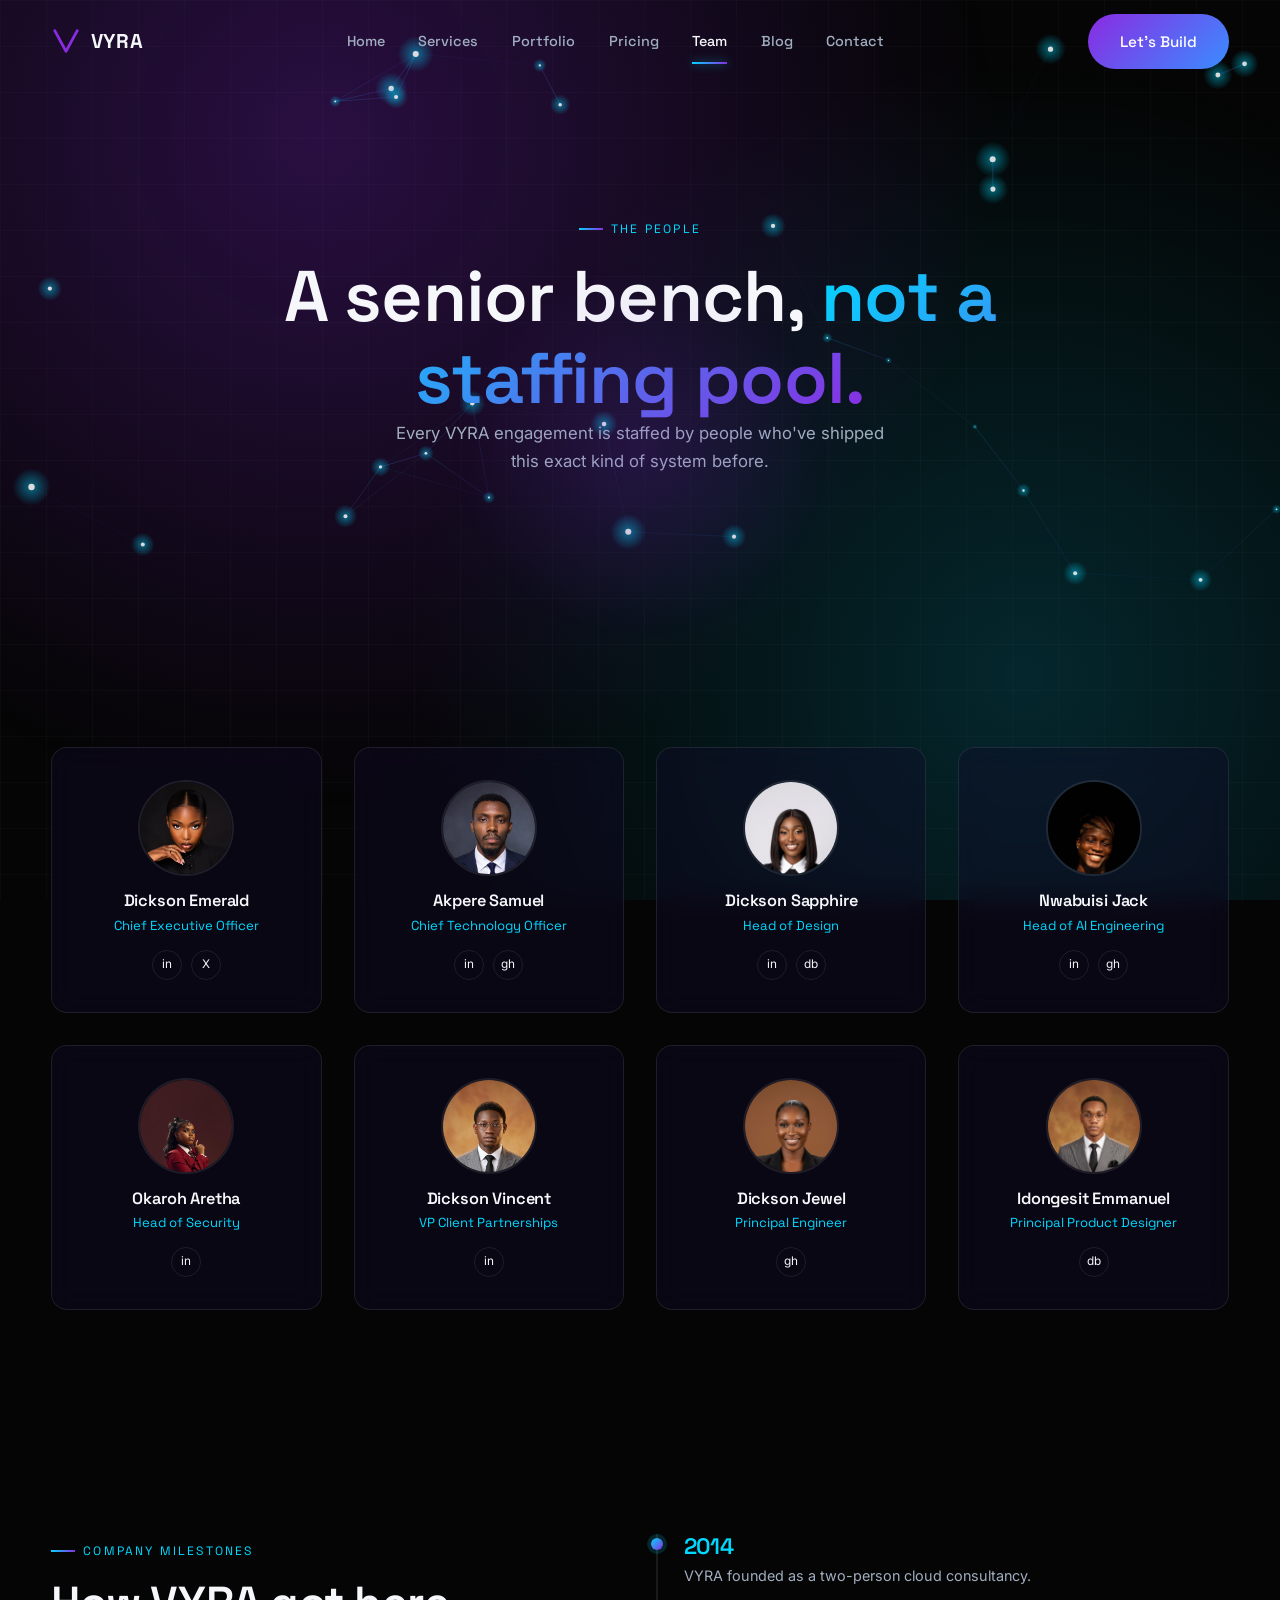
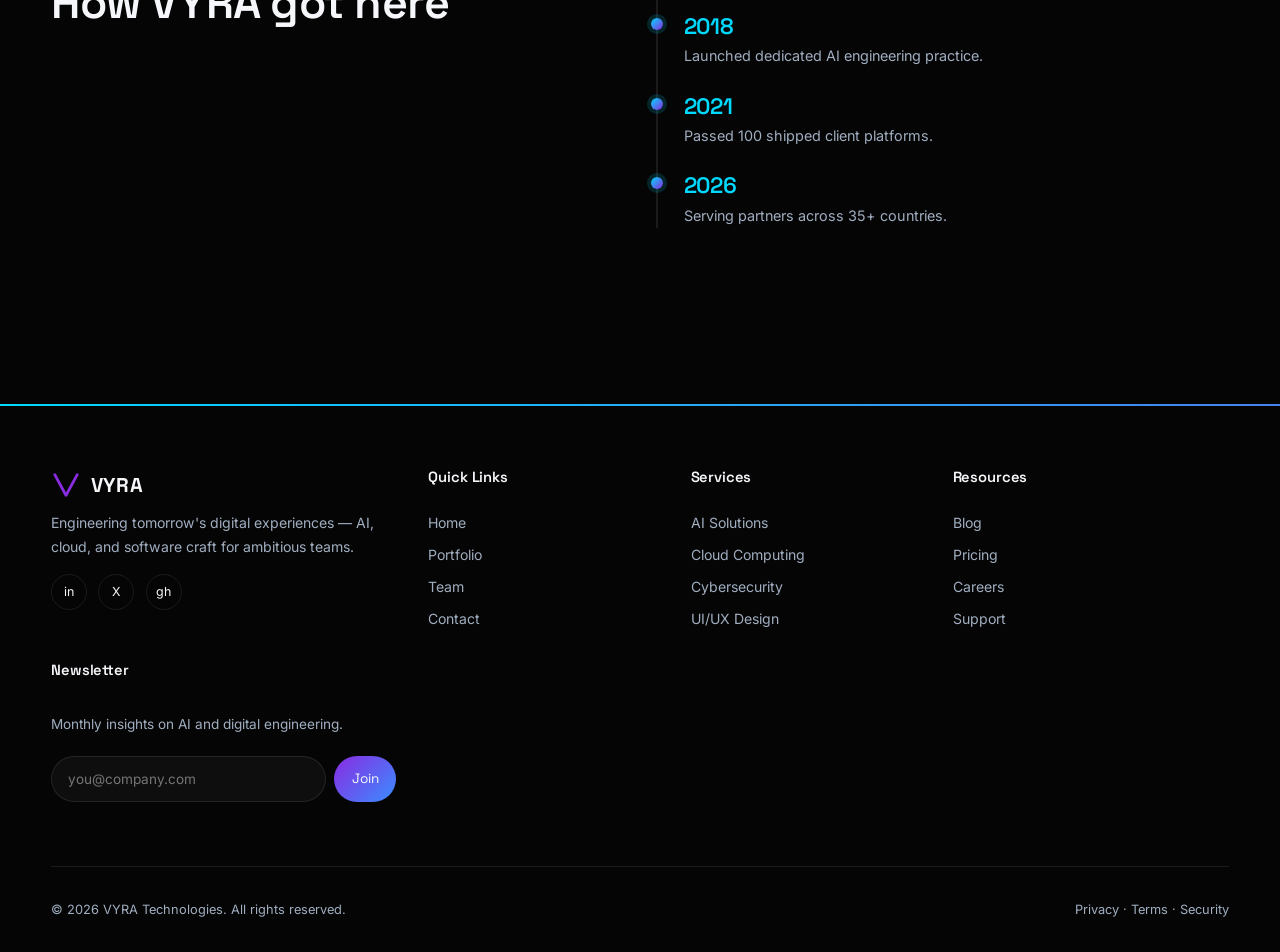
<file: team.html>
<!DOCTYPE html>
<html lang="en">
<head>
<meta charset="UTF-8">
<meta name="viewport" content="width=device-width, initial-scale=1.0">
<title>Team — VYRA</title>
<meta name="description" content="Meet the senior engineers, designers, and strategists behind VYRA.">
<link rel="icon" href="icons/favicon.svg" type="image/svg+xml">
<link rel="stylesheet" href="css/main.css">
<link rel="stylesheet" href="css/pages.css">
</head>
<body>

<div class="loader" aria-hidden="true">
  <div class="loader-mark"><svg viewBox="0 0 64 64" fill="none"><path d="M8 10 L32 54 L56 10" stroke="url(#lg)" stroke-width="6" stroke-linecap="round" stroke-linejoin="round"/><defs><linearGradient id="lg" x1="0" y1="0" x2="64" y2="64"><stop offset="0" stop-color="#8A2BE2"/><stop offset="1" stop-color="#00D9FF"/></linearGradient></defs></svg></div>
  <div class="loader-text">VYRA</div>
</div>

<a href="#main" class="skip-link">Skip to content</a>
<div class="scroll-progress"></div>
<div class="cursor-glow"></div>

<header class="navbar">
  <div class="nav-inner">
    <a href="index.html" class="brand"><span class="brand-mark"><svg viewBox="0 0 64 64" fill="none"><path d="M8 10 L32 54 L56 10" stroke="url(#navg)" stroke-width="6" stroke-linecap="round" stroke-linejoin="round"/><defs><linearGradient id="navg" x1="0" y1="0" x2="64" y2="64"><stop offset="0" stop-color="#8A2BE2"/><stop offset="1" stop-color="#00D9FF"/></linearGradient></defs></svg></span>VYRA</a>
    <nav class="nav-links" id="nav-links">
      <a href="index.html">Home</a>
      <a href="services.html">Services</a>
      <a href="portfolio.html">Portfolio</a>
      <a href="pricing.html">Pricing</a>
      <a href="team.html">Team</a>
      <a href="blog.html">Blog</a>
      <a href="contact.html">Contact</a>
    </nav>
    <div class="nav-cta"><a href="contact.html" class="btn btn-primary">Let's Build</a></div>
    <button class="nav-toggle" aria-label="Toggle menu" aria-expanded="false" aria-controls="nav-links"></button>
  </div>
</header>

<main id="main">
  <section class="hero hero-sub">
    <canvas aria-hidden="true"></canvas>
    <div class="container hero-content">
      <div class="eyebrow">The People</div>
      <h1>A senior bench, <span class="accent">not a staffing pool.</span></h1>
      <p class="lead">Every VYRA engagement is staffed by people who've shipped this exact kind of system before.</p>
    </div>
  </section>

  <section>
    <div class="container">
      <div class="team-grid">

        <div class="glass-card team-card reveal" data-name="Dickson Emerald" data-role="Chief Executive Officer" data-experience="18 years" data-skills="Strategy, Cloud Architecture, M&amp;A" data-bio="Emerald founded VYRA after a decade leading platform engineering at two Fortune 500 companies. She still reviews architecture docs personally.">
          <img class="team-avatar" src="images/emerald.jpeg" alt="Dickson Emerald" loading="lazy" width="240" height="240">
          <h3>Dickson Emerald</h3>
          <div class="team-role">Chief Executive Officer</div>
          <div class="team-social"><a href="#" aria-label="LinkedIn">in</a><a href="#" aria-label="X">X</a></div>
        </div>

        <div class="glass-card team-card reveal reveal-delay-1" data-name="Akpere Samuel" data-role="Chief Technology Officer" data-experience="15 years" data-skills="Distributed Systems, AI Infrastructure" data-bio="Samuel led infrastructure at two unicorn startups before joining VYRA to build our AI and cloud practice from the ground up.">
          <img class="team-avatar" src="images/samuel.jpeg" alt="Akpere Samuel" loading="lazy" width="240" height="240">
          <h3>Akpere Samuel</h3>
          <div class="team-role">Chief Technology Officer</div>
          <div class="team-social"><a href="#" aria-label="LinkedIn">in</a><a href="#" aria-label="GitHub">gh</a></div>
        </div>

        <div class="glass-card team-card reveal reveal-delay-2" data-name="Dickson Sapphire" data-role="Head of Design" data-experience="12 years" data-skills="Design Systems, Motion, Research" data-bio="Sapphire has led design for consumer and enterprise products alike, with a focus on interfaces that feel effortless under real-world load.">
          <img class="team-avatar" src="images/sapphire.png" alt="Dickson Sapphire" loading="lazy" width="240" height="240">
          <h3>Dickson Sapphire</h3>
          <div class="team-role">Head of Design</div>
          <div class="team-social"><a href="#" aria-label="LinkedIn">in</a><a href="#" aria-label="Dribbble">db</a></div>
        </div>

        <div class="glass-card team-card reveal reveal-delay-3" data-name="Nwabuisi Jack" data-role="Head of AI Engineering" data-experience="10 years" data-skills="ML Ops, LLMs, Applied Research" data-bio="Jack spent six years in applied research before moving into production ML, and now leads VYRA's AI delivery practice.">
          <img class="team-avatar" src="images/jack.jpeg" alt="Nwabuisi Jack" loading="lazy" width="240" height="240">
          <h3>Nwabuisi Jack</h3>
          <div class="team-role">Head of AI Engineering</div>
          <div class="team-social"><a href="#" aria-label="LinkedIn">in</a><a href="#" aria-label="GitHub">gh</a></div>
        </div>

        <div class="glass-card team-card reveal" data-name="Okaroh Aretha" data-role="Head of Security" data-experience="14 years" data-skills="Zero Trust, Pen Testing, Compliance" data-bio="Aretha built her career hardening financial infrastructure and now leads security reviews across every VYRA engagement.">
          <img class="team-avatar" src="images/aretha.jpeg" alt="Okaroh Aretha" loading="lazy" width="240" height="240">
          <h3>Okaroh Aretha</h3>
          <div class="team-role">Head of Security</div>
          <div class="team-social"><a href="#" aria-label="LinkedIn">in</a></div>
        </div>

        <div class="glass-card team-card reveal reveal-delay-1" data-name="Dickson Vincent" data-role="VP Client Partnerships" data-experience="11 years" data-skills="Delivery, Account Strategy" data-bio="Vincent makes sure every engagement starts with the right scope and ends with a client who wants to come back.">
          <img class="team-avatar" src="images/vincent.png" alt="Dickson Vincent" loading="lazy" width="240" height="240">
          <h3>Dickson Vincent</h3>
          <div class="team-role">VP Client Partnerships</div>
          <div class="team-social"><a href="#" aria-label="LinkedIn">in</a></div>
        </div>

        <div class="glass-card team-card reveal reveal-delay-2" data-name="Dickson Jewel" data-role="Principal Engineer" data-experience="13 years" data-skills="Backend Architecture, Performance" data-bio="Jewel has led backend architecture on three platforms that scaled past 100M requests per day.">
          <img class="team-avatar" src="images/jewel.png" alt="Dickson Jewel" loading="lazy" width="240" height="240">
          <h3>Dickson Jewel</h3>
          <div class="team-role">Principal Engineer</div>
          <div class="team-social"><a href="#" aria-label="GitHub">gh</a></div>
        </div>

        <div class="glass-card team-card reveal reveal-delay-3" data-name="Idongesit Emmanuel" data-role="Principal Product Designer" data-experience="9 years" data-skills="Interaction Design, Prototyping" data-bio="Emmanuel designs the interfaces you actually see in VYRA's shipped products, from first sketch to final motion pass.">
          <img class="team-avatar" src="images/emmanuel.png" alt="Idongesit Emmanuel" loading="lazy" width="240" height="240">
          <h3>Idongesit Emmanuel</h3>
          <div class="team-role">Principal Product Designer</div>
          <div class="team-social"><a href="#" aria-label="Dribbble">db</a></div>
        </div>

      </div>
    </div>
  </section>

  <section>
    <div class="container">
      <div class="grid-2">
        <div class="reveal">
          <div class="eyebrow">Company milestones</div>
          <h2>How VYRA got here</h2>
        </div>
        <div class="timeline reveal">
          <div class="timeline-item"><h4>2014</h4><p>VYRA founded as a two-person cloud consultancy.</p></div>
          <div class="timeline-item"><h4>2018</h4><p>Launched dedicated AI engineering practice.</p></div>
          <div class="timeline-item"><h4>2021</h4><p>Passed 100 shipped client platforms.</p></div>
          <div class="timeline-item"><h4>2026</h4><p>Serving partners across 35+ countries.</p></div>
        </div>
      </div>
    </div>
  </section>
</main>

<footer class="site-footer">
  <div class="container">
    <div class="footer-grid">
      <div class="footer-brand">
        <a href="index.html" class="brand"><span class="brand-mark"><svg viewBox="0 0 64 64" fill="none"><path d="M8 10 L32 54 L56 10" stroke="url(#fg5)" stroke-width="6" stroke-linecap="round" stroke-linejoin="round"/><defs><linearGradient id="fg5" x1="0" y1="0" x2="64" y2="64"><stop offset="0" stop-color="#8A2BE2"/><stop offset="1" stop-color="#00D9FF"/></linearGradient></defs></svg></span>VYRA</a>
        <p>Engineering tomorrow's digital experiences — AI, cloud, and software craft for ambitious teams.</p>
        <div class="social-row"><a href="#" aria-label="LinkedIn">in</a><a href="#" aria-label="X / Twitter">X</a><a href="#" aria-label="GitHub">gh</a></div>
      </div>
      <div><h4>Quick Links</h4><a href="index.html">Home</a><a href="portfolio.html">Portfolio</a><a href="team.html">Team</a><a href="contact.html">Contact</a></div>
      <div><h4>Services</h4><a href="services.html">AI Solutions</a><a href="services.html">Cloud Computing</a><a href="services.html">Cybersecurity</a><a href="services.html">UI/UX Design</a></div>
      <div><h4>Resources</h4><a href="blog.html">Blog</a><a href="pricing.html">Pricing</a><a href="404.html">Careers</a><a href="contact.html">Support</a></div>
      <div><h4>Newsletter</h4><p style="font-size:.85rem">Monthly insights on AI and digital engineering.</p>
        <form class="newsletter-mini"><input type="email" placeholder="you@company.com" aria-label="Email address"><button type="submit">Join</button></form>
      </div>
    </div>
    <div class="footer-bottom"><span>© 2026 VYRA Technologies. All rights reserved.</span><span>Privacy · Terms · Security</span></div>
  </div>
</footer>

<button class="back-to-top" aria-label="Back to top">↑</button>

<div class="modal-overlay" role="dialog" aria-modal="true" aria-label="Team member bio">
  <div class="modal-box">
    <button class="modal-close" aria-label="Close">×</button>
    <img class="modal-avatar" alt="" data-modal-img>
    <div class="post-cat" data-modal-cat></div>
    <h3 data-modal-title style="font-size:1.5rem"></h3>
    <p data-modal-desc></p>
    <div class="modal-meta" data-modal-meta></div>
  </div>
</div>

<script src="js/main.js"></script>
<script src="js/components.js"></script>
<script src="js/team.js"></script>
</body>
</html>
</file>
<file: css/main.css>
/* ============================================================
   VYRA — main.css
   Design tokens, reset, layout primitives, navbar, hero,
   glassmorphism components, footer. Shared across every page.
   ============================================================ */

@import url('https://fonts.googleapis.com/css2?family=Space+Grotesk:wght@400;500;600;700&family=Sora:wght@400;600;700&family=Inter:wght@400;500;600&display=swap');

/* ---------- Design Tokens ---------- */
:root {
  --black: #050505;
  --dark-purple: #120B2C;
  --accent-purple: #8A2BE2;
  --neon-blue: #00D9FF;
  --electric-blue: #3A8DFF;
  --white: #F5F7FA;
  --light-gray: #A0AEC0;

  --glass-bg: rgba(18, 11, 44, 0.4);
  --glass-border: rgba(255, 255, 255, 0.09);

  --grad-primary: linear-gradient(135deg, var(--accent-purple), var(--electric-blue));
  --grad-neon: linear-gradient(135deg, var(--neon-blue), var(--accent-purple));
  --grad-hero-bg: radial-gradient(circle at 25% 15%, rgba(138,43,226,0.28), transparent 55%),
                  radial-gradient(circle at 80% 75%, rgba(0,217,255,0.16), transparent 50%);

  --font-heading: 'Space Grotesk', 'Sora', sans-serif;
  --font-body: 'Inter', 'Plus Jakarta Sans', sans-serif;

  --fs-h1: clamp(2.3rem, 5.6vw, 4.6rem);
  --fs-h2: clamp(1.8rem, 3.6vw, 2.8rem);
  --fs-h3: clamp(1.25rem, 2.2vw, 1.6rem);

  --space-xs: .5rem;
  --space-sm: 1rem;
  --space-md: 2rem;
  --space-lg: 4rem;
  --space-xl: 7rem;

  --r-sm: 8px;
  --r-md: 16px;
  --r-lg: 26px;

  --ease: cubic-bezier(.22,1,.36,1);
  --transition: .35s var(--ease);
  --nav-h: 84px;
}

/* ---------- Reset ---------- */
*, *::before, *::after { box-sizing: border-box; margin: 0; padding: 0; }
html { scroll-behavior: smooth; }
body {
  background: var(--black);
  color: var(--white);
  font-family: var(--font-body);
  font-size: clamp(.95rem, 1vw, 1.05rem);
  line-height: 1.65;
  overflow-x: hidden;
}
img { max-width: 100%; display: block; }
a { color: inherit; text-decoration: none; }
ul { list-style: none; }
button { font: inherit; cursor: pointer; border: none; background: none; color: inherit; }
input, textarea, select { font: inherit; color: inherit; }
svg { width: 1em; height: 1em; }

::selection { background: var(--accent-purple); color: var(--white); }
::-webkit-scrollbar { width: 9px; }
::-webkit-scrollbar-track { background: var(--black); }
::-webkit-scrollbar-thumb { background: var(--accent-purple); border-radius: 10px; }

h1, h2, h3, h4 { font-family: var(--font-heading); font-weight: 600; line-height: 1.15; letter-spacing: -0.01em; }
h1 { font-size: var(--fs-h1); }
h2 { font-size: var(--fs-h2); }
h3 { font-size: var(--fs-h3); }
p { color: var(--light-gray); }

.container { width: min(1240px, 92%); margin-inline: auto; }
.accent {
  background: var(--grad-neon);
  -webkit-background-clip: text; background-clip: text; color: transparent;
}
.eyebrow {
  display: inline-flex; align-items: center; gap: .5rem;
  font-family: var(--font-heading); font-size: .76rem; letter-spacing: .18em;
  text-transform: uppercase; color: var(--neon-blue); margin-bottom: var(--space-sm);
}
.eyebrow::before { content: ""; width: 24px; height: 2px; background: var(--grad-neon); display: inline-block; }

.sr-only {
  position: absolute; width: 1px; height: 1px; padding: 0; margin: -1px;
  overflow: hidden; clip: rect(0,0,0,0); white-space: nowrap; border: 0;
}
.skip-link {
  position: absolute; left: -999px; top: 0; background: var(--accent-purple); color: #fff;
  padding: .6rem 1rem; z-index: 3000; border-radius: 0 0 8px 0;
}
.skip-link:focus { left: 0; top: 0; }

section { position: relative; padding: var(--space-xl) 0; }
.section-head { max-width: 620px; margin-bottom: var(--space-lg); }
.section-head.center { max-width: 700px; margin-inline: auto; text-align: center; }
.section-head p { margin-top: var(--space-sm); }
.mt-2 { margin-top: var(--space-md); }
.text-center { text-align: center; }

/* Background grid + ambient glow, applied globally */
body::before {
  content: ""; position: fixed; inset: 0; z-index: -2;
  background-image:
    linear-gradient(rgba(255,255,255,0.025) 1px, transparent 1px),
    linear-gradient(90deg, rgba(255,255,255,0.025) 1px, transparent 1px);
  background-size: 46px 46px; pointer-events: none;
}
body::after { content: ""; position: fixed; inset: 0; z-index: -1; background: var(--grad-hero-bg); pointer-events: none; }

/* ---------- Buttons ---------- */
.btn {
  position: relative; display: inline-flex; align-items: center; justify-content: center;
  gap: .5rem; padding: .95rem 2rem; border-radius: 999px;
  font-family: var(--font-heading); font-weight: 500; font-size: .95rem;
  transition: transform var(--transition), box-shadow var(--transition), border-color var(--transition), color var(--transition);
  overflow: hidden; isolation: isolate; white-space: nowrap;
}
.btn-primary { background: var(--grad-primary); color: #fff; }
.btn-primary:hover { transform: translateY(-3px); box-shadow: 0 14px 34px rgba(138,43,226,.45); }
.btn-secondary {
  background: transparent; color: var(--white); border: 1px solid var(--glass-border);
  backdrop-filter: blur(6px);
}
.btn-secondary:hover { border-color: var(--neon-blue); color: var(--neon-blue); transform: translateY(-3px); }
.btn-block { width: 100%; }
.btn .ripple {
  position: absolute; border-radius: 50%; transform: scale(0);
  animation: ripple .6s linear; background: rgba(255,255,255,.5); pointer-events: none;
}
@keyframes ripple { to { transform: scale(3); opacity: 0; } }

/* ---------- Loading Screen ---------- */
.loader {
  position: fixed; inset: 0; z-index: 9999; background: var(--black);
  display: flex; flex-direction: column; align-items: center; justify-content: center; gap: 1.4rem;
  transition: opacity .6s ease, visibility .6s ease;
}
.loader.hidden { opacity: 0; visibility: hidden; pointer-events: none; }
.loader-mark { width: 56px; height: 56px; position: relative; animation: spinRing 1.4s linear infinite; }
.loader-mark svg { width: 100%; height: 100%; }
@keyframes spinRing { 0% { transform: rotate(0deg) scale(1); } 50% { transform: rotate(180deg) scale(1.1); } 100% { transform: rotate(360deg) scale(1); } }
.loader-text {
  font-family: var(--font-heading); font-size: 1.1rem; letter-spacing: .35em;
  color: var(--light-gray);
}

/* ---------- Cursor Glow ---------- */
.cursor-glow {
  position: fixed; width: 380px; height: 380px; border-radius: 50%;
  background: radial-gradient(circle, rgba(138,43,226,.16), transparent 70%);
  pointer-events: none; z-index: 5; transform: translate(-50%,-50%); will-change: transform;
}
@media (max-width: 900px), (hover: none) { .cursor-glow { display: none; } }

/* ---------- Scroll Progress ---------- */
.scroll-progress {
  position: fixed; top: 0; left: 0; height: 3px; background: var(--grad-neon);
  z-index: 1001; width: 0%;
}

/* ---------- Navbar ---------- */
.navbar {
  position: fixed; top: 0; left: 0; right: 0; z-index: 1000; height: var(--nav-h);
  display: flex; align-items: center; border-bottom: 1px solid transparent;
  transition: background var(--transition), backdrop-filter var(--transition), border-color var(--transition), height var(--transition);
}
.navbar.scrolled {
  background: rgba(5,5,5,.68); backdrop-filter: blur(18px) saturate(140%);
  border-bottom: 1px solid var(--glass-border); height: 72px;
}
.nav-inner { width: min(1240px, 92%); margin-inline: auto; display: flex; align-items: center; justify-content: space-between; gap: 1.5rem; }
.brand { display: flex; align-items: center; gap: .6rem; font-family: var(--font-heading); font-size: 1.25rem; font-weight: 700; letter-spacing: .03em; flex-shrink: 0; }
.brand-mark { width: 30px; height: 30px; display: inline-flex; }
.brand-mark svg { width: 100%; height: 100%; }

.nav-links { display: flex; align-items: center; gap: 2.1rem; }
.nav-links a {
  position: relative; font-family: var(--font-heading); font-size: .9rem; font-weight: 500;
  color: var(--light-gray); padding: .4rem 0; transition: color var(--transition);
}
.nav-links a::after {
  content: ""; position: absolute; left: 0; bottom: -4px; width: 0; height: 2px;
  background: var(--grad-neon); transition: width var(--transition); box-shadow: 0 0 10px rgba(0,217,255,.6);
}
.nav-links a:hover { color: var(--white); }
.nav-links a:hover::after, .nav-links a.active::after { width: 100%; }
.nav-links a.active { color: var(--white); }

.nav-cta { display: flex; align-items: center; flex-shrink: 0; }

.nav-toggle {
  display: none; position: relative; width: 26px; height: 20px; flex-shrink: 0;
  background-image: linear-gradient(var(--white), var(--white));
  background-repeat: no-repeat; background-position: center; background-size: 100% 2px;
}
.nav-toggle::before, .nav-toggle::after {
  content: ""; position: absolute; left: 0; width: 100%; height: 2px; background: var(--white);
  transition: transform .3s var(--ease), top .3s var(--ease), opacity .3s var(--ease);
}
.nav-toggle::before { top: 0; }
.nav-toggle::after { top: 18px; }
.nav-toggle.active { background-image: none; }
.nav-toggle.active::before { top: 9px; transform: rotate(45deg); }
.nav-toggle.active::after { top: 9px; transform: rotate(-45deg); }

@media (max-width: 900px) {
  .nav-links {
    position: fixed; top: var(--nav-h); right: 0; height: calc(100vh - var(--nav-h));
    width: min(300px, 82vw); background: rgba(9,6,24,.97); backdrop-filter: blur(20px);
    border-left: 1px solid var(--glass-border); flex-direction: column; align-items: flex-start;
    justify-content: flex-start; gap: 0; padding: 1.6rem 2rem;
    transform: translateX(100%); transition: transform .45s var(--ease);
    z-index: 1001;
  }
  .nav-links.mobile-open { transform: translateX(0); }
  .nav-links a { width: 100%; padding: .9rem 0; font-size: 1.05rem; }
  .nav-cta { display: none; }
  .nav-cta.mobile-open {
    display: flex; position: fixed; bottom: 1.6rem; right: 5%; left: 5%; z-index: 1002;
  }
  .nav-cta.mobile-open .btn { width: 100%; }
  .nav-toggle { display: block; }
}

/* ---------- Hero ---------- */
.hero { position: relative; min-height: 100vh; display: flex; align-items: center; padding-top: var(--nav-h); overflow: hidden; }
.hero canvas { position: absolute; inset: 0; z-index: 0; opacity: .85; width: 100%; height: 100%; }

/* Homepage hero video background */
.hero-video-wrap {
  position: absolute; inset: 0; z-index: 0; overflow: hidden;
  background: linear-gradient(135deg, var(--bg-purple), var(--bg-deep)); /* shows if video fails/hasn't loaded */
}
.hero-video {
  width: 100%; height: 100%; object-fit: cover; object-position: center;
  filter: saturate(0.9) brightness(0.55);
}
.hero-video-overlay {
  position: absolute; inset: 0;
  background:
    linear-gradient(180deg, rgba(5,5,5,.55) 0%, rgba(5,5,5,.7) 55%, rgba(5,5,5,.95) 100%),
    radial-gradient(circle at 25% 30%, rgba(138,43,226,.25), transparent 60%);
}
/* Save data / bandwidth on small screens: drop the video, keep the poster as a plain background */
@media (max-width: 640px) {
  .hero-video { display: none; }
  .hero-video-wrap { background: url('../images/hero-poster.jpg') center / cover no-repeat; }
}
/* Respect reduced-motion preference: freeze on the poster frame instead of autoplaying */
@media (prefers-reduced-motion: reduce) {
  .hero-video { display: none; }
  .hero-video-wrap { background: url('../images/hero-poster.jpg') center / cover no-repeat; }
}

.hero-content { position: relative; z-index: 2; max-width: 640px; padding-block: var(--space-lg); }
.hero-content .lead { max-width: 520px; font-size: 1.05rem; margin-bottom: var(--space-md); }
.hero-actions { display: flex; gap: 1rem; flex-wrap: wrap; }

.hero-sub { min-height: auto; padding-top: calc(var(--nav-h) + var(--space-lg)); padding-bottom: var(--space-lg); text-align: center; }
.hero-sub .hero-content { max-width: 720px; margin-inline: auto; }
.hero-sub .eyebrow { justify-content: center; }
.hero-sub .lead { margin-inline: auto; }

/* ---------- Trusted By strip ---------- */
/* ---------- Homepage: Selected Projects thumbnails ---------- */
.work-thumb { position: relative; height: 180px; overflow: hidden; }
.work-thumb img {
  width: 100%; height: 100%; object-fit: cover; object-position: center;
  filter: saturate(0.9) brightness(0.85);
  transition: transform var(--transition);
}
.work-card:hover .work-thumb img { transform: scale(1.08); }
.work-thumb .tint {
  position: absolute; inset: 0;
  background: linear-gradient(135deg, rgba(138,43,226,0.25), rgba(0,217,255,0.12));
  mix-blend-mode: overlay; pointer-events: none;
}

.trusted-by { padding: var(--space-md) 0; border-top: 1px solid var(--glass-border); border-bottom: 1px solid var(--glass-border); }
.logo-strip { overflow: hidden; }
.logo-strip .track { display: flex; gap: 4rem; width: max-content; animation: scrollLogos 22s linear infinite; }
.logo-strip span {
  font-family: var(--font-heading); font-weight: 600; font-size: 1.05rem; color: var(--light-gray);
  opacity: .6; white-space: nowrap; transition: opacity var(--transition), color var(--transition);
}
.logo-strip span:hover { opacity: 1; color: var(--neon-blue); }
@keyframes scrollLogos { from { transform: translateX(0); } to { transform: translateX(-50%); } }

/* ---------- Glass Card ---------- */
.glass-card {
  background: var(--glass-bg); border: 1px solid var(--glass-border); border-radius: var(--r-md);
  backdrop-filter: blur(14px); padding: var(--space-md); position: relative;
  transition: transform var(--transition), box-shadow var(--transition), border-color var(--transition);
}
.glass-card:hover { transform: translateY(-6px); box-shadow: 0 20px 50px rgba(0,0,0,.35); border-color: rgba(0,217,255,.3); }

/* Grid layouts */
.grid-3 { display: grid; grid-template-columns: repeat(3, 1fr); gap: var(--space-md); }
.grid-2 { display: grid; grid-template-columns: repeat(2, 1fr); gap: var(--space-md); }
@media (max-width: 1000px) { .grid-3 { grid-template-columns: repeat(2,1fr); } }
@media (max-width: 640px) { .grid-3, .grid-2 { grid-template-columns: 1fr; } }

/* ---------- Service card (home preview) ---------- */
.service-icon {
  width: 54px; height: 54px; border-radius: var(--r-sm); display: flex; align-items: center; justify-content: center;
  background: var(--grad-primary); margin-bottom: var(--space-sm); font-size: 1.4rem;
  animation: pulseIcon 3.5s ease-in-out infinite;
}
.service-icon svg { width: 26px; height: 26px; }
@keyframes pulseIcon { 0%,100% { box-shadow: 0 0 0 0 rgba(138,43,226,.4); } 50% { box-shadow: 0 0 0 9px rgba(138,43,226,0); } }
.service-card h3 { margin-bottom: .5rem; }

/* Stats */
.stat { text-align: center; }
.stat .num {
  font-family: var(--font-heading); font-size: clamp(2rem, 3.4vw, 2.8rem); font-weight: 700;
  background: var(--grad-neon); -webkit-background-clip: text; background-clip: text; color: transparent;
}
.stat .label { font-size: .85rem; color: var(--light-gray); margin-top: .3rem; }

/* ---------- Testimonial Slider ---------- */
.testi-slider { overflow: hidden; text-align: center; }
.testi-track { display: flex; transition: transform .6s var(--ease); }
.testi-slide { min-width: 100%; padding: 0 .5rem; }
.testi-slide p { font-size: 1.15rem; color: var(--white); font-family: var(--font-heading); font-weight: 400; margin-bottom: 1rem; }
.testi-slide strong { font-size: .85rem; color: var(--light-gray); font-weight: 500; }
.testi-nav { display: flex; justify-content: center; gap: .5rem; margin-top: var(--space-md); }
.testi-dot { width: 9px; height: 9px; border-radius: 50%; background: var(--glass-border); transition: background var(--transition), transform var(--transition); }
.testi-dot.active { background: var(--neon-blue); transform: scale(1.3); }

/* ---------- CTA Banner ---------- */
.cta-banner {
  border-radius: var(--r-lg); padding: var(--space-lg) var(--space-md); text-align: center;
  background: linear-gradient(135deg, rgba(138,43,226,.24), rgba(0,217,255,.12));
  border: 1px solid var(--glass-border);
}

/* ---------- Footer ---------- */
.site-footer { position: relative; padding-top: var(--space-lg); padding-bottom: var(--space-md); border-top: 1px solid var(--glass-border); margin-top: var(--space-lg); }
.site-footer::before {
  content: ""; position: absolute; top: -1px; left: 0; right: 0; height: 2px;
  background: var(--grad-neon); background-size: 200% 100%; animation: glowMove 5s linear infinite;
}
@keyframes glowMove { from { background-position: 0% 0; } to { background-position: 200% 0; } }
.footer-grid { display: grid; grid-template-columns: 1.5fr 1fr 1fr 1.2fr; gap: var(--space-md); padding-bottom: var(--space-lg); }
.footer-grid h4 { font-size: .92rem; margin-bottom: 1rem; color: var(--white); }
.footer-grid p { font-size: .88rem; margin-top: .6rem; }
.footer-grid > div:not(.footer-brand) { display: flex; flex-direction: column; gap: .55rem; }
.footer-grid > div:not(.footer-brand) a { font-size: .88rem; color: var(--light-gray); transition: color var(--transition); }
.footer-grid > div:not(.footer-brand) a:hover { color: var(--neon-blue); }
.social-row { display: flex; gap: .7rem; margin-top: 1rem; }
.social-row a {
  width: 36px; height: 36px; border-radius: 50%; border: 1px solid var(--glass-border);
  display: flex; align-items: center; justify-content: center; font-size: .78rem;
  transition: border-color var(--transition), color var(--transition), transform var(--transition);
}
.social-row a:hover { border-color: var(--neon-blue); color: var(--neon-blue); transform: translateY(-3px); }
.newsletter-mini { display: flex; gap: .5rem; margin-top: .7rem; }
.newsletter-mini input {
  flex: 1; min-width: 0; padding: .7rem 1rem; border-radius: 999px;
  background: rgba(255,255,255,.04); border: 1px solid var(--glass-border); font-size: .85rem;
}
.newsletter-mini input:focus { outline: none; border-color: var(--neon-blue); }
.newsletter-mini button {
  padding: .7rem 1.1rem; border-radius: 999px; background: var(--grad-primary); font-family: var(--font-heading);
  font-size: .85rem; flex-shrink: 0;
}
.footer-bottom {
  display: flex; justify-content: space-between; align-items: center; flex-wrap: wrap; gap: 1rem;
  padding-top: var(--space-md); border-top: 1px solid var(--glass-border); font-size: .8rem; color: var(--light-gray);
}
@media (max-width: 900px) { .footer-grid { grid-template-columns: 1fr 1fr; } }
@media (max-width: 560px) { .footer-grid { grid-template-columns: 1fr; } }

/* ---------- Back to top ---------- */
.back-to-top {
  position: fixed; bottom: 2rem; right: 2rem; width: 46px; height: 46px; border-radius: 50%;
  background: var(--grad-primary); display: flex; align-items: center; justify-content: center;
  z-index: 500; opacity: 0; visibility: hidden; transform: translateY(10px);
  transition: opacity var(--transition), visibility var(--transition), transform var(--transition);
  box-shadow: 0 8px 24px rgba(138,43,226,.4); font-size: 1.1rem;
}
.back-to-top.show { opacity: 1; visibility: visible; transform: translateY(0); }

/* ---------- Toast ---------- */
#toast-container { position: fixed; top: 100px; right: 1.4rem; z-index: 2000; display: flex; flex-direction: column; gap: .8rem; }
.toast {
  background: rgba(18,11,44,.92); border: 1px solid var(--glass-border); border-left: 3px solid var(--neon-blue);
  backdrop-filter: blur(14px); padding: 1rem 1.3rem; border-radius: var(--r-sm); min-width: 250px;
  max-width: 320px; box-shadow: 0 10px 30px rgba(0,0,0,.4); animation: toastIn .4s ease forwards; font-size: .88rem;
}
.toast strong { display: block; margin-bottom: .2rem; font-family: var(--font-heading); }
.toast.error { border-left-color: #FF5C7A; }
@keyframes toastIn { from { opacity: 0; transform: translateX(40px); } to { opacity: 1; transform: translateX(0); } }
.toast.hide { animation: toastOut .4s ease forwards; }
@keyframes toastOut { to { opacity: 0; transform: translateX(40px); } }

/* ---------- Scroll Reveal ---------- */
.reveal { opacity: 0; transform: translateY(34px); transition: opacity .8s ease, transform .8s var(--ease); }
.reveal.visible { opacity: 1; transform: translateY(0); }
.reveal-delay-1.visible { transition-delay: .12s; }
.reveal-delay-2.visible { transition-delay: .24s; }
.reveal-delay-3.visible { transition-delay: .36s; }

/* Reduced motion */
@media (prefers-reduced-motion: reduce) {
  *, *::before, *::after { animation-duration: .001ms !important; animation-iteration-count: 1 !important; transition-duration: .001ms !important; scroll-behavior: auto !important; }
}

/* Focus visibility */
a:focus-visible, button:focus-visible, input:focus-visible, textarea:focus-visible, select:focus-visible {
  outline: 2px solid var(--neon-blue); outline-offset: 2px;
}
</file>
<file: css/pages.css>
/* ============================================================
   VYRA — pages.css
   Page-specific layouts.
   ============================================================ */

/* ---------- Services page ---------- */
.service-card { cursor: default; }
.service-card .more {
  display: inline-flex; align-items: center; gap: .4rem; margin-top: 1rem;
  font-family: var(--font-heading); font-size: .85rem; color: var(--neon-blue); cursor: pointer;
}
.service-card .more svg { transition: transform var(--transition); }
.service-card.expanded .more svg { transform: rotate(180deg); }
.service-card .details { max-height: 0; overflow: hidden; transition: max-height .4s ease; }
.service-card.expanded .details { max-height: 220px; margin-top: 1rem; }
.service-card .details p { font-size: .88rem; }

/* ---------- Portfolio ---------- */
.filter-bar { display: flex; flex-wrap: wrap; gap: .7rem; margin-bottom: var(--space-lg); }
.filter-btn {
  padding: .6rem 1.3rem; border-radius: 999px; border: 1px solid var(--glass-border);
  font-family: var(--font-heading); font-size: .85rem; color: var(--light-gray); transition: all var(--transition);
}
.filter-btn:hover { color: var(--white); border-color: var(--neon-blue); }
.filter-btn.active { background: var(--grad-primary); color: #fff; border-color: transparent; }

.portfolio-grid { display: grid; grid-template-columns: repeat(3, 1fr); gap: var(--space-md); }
@media (max-width: 1000px) { .portfolio-grid { grid-template-columns: repeat(2,1fr); } }
@media (max-width: 640px) { .portfolio-grid { grid-template-columns: 1fr; } }

.portfolio-item {
  position: relative; border-radius: var(--r-md); overflow: hidden; aspect-ratio: 4/3;
  border: 1px solid var(--glass-border); cursor: pointer; transition: transform var(--transition);
}
.portfolio-item[hidden] { display: none; }
.portfolio-item .thumb {
  position: absolute; inset: 0;
  width: 100%; height: 100%;
  object-fit: cover; object-position: center;
  filter: saturate(0.9) brightness(0.85);
  transition: transform .6s var(--ease), filter .6s var(--ease);
}
.portfolio-item:hover .thumb { transform: scale(1.12); filter: saturate(1) brightness(0.95); }
.portfolio-item .tint {
  position: absolute; inset: 0;
  background: linear-gradient(135deg, rgba(138,43,226,0.25), rgba(0,217,255,0.12));
  mix-blend-mode: overlay;
  pointer-events: none;
}
.portfolio-item .overlay {
  position: absolute; inset: 0; background: linear-gradient(180deg, rgba(5,5,5,0) 25%, rgba(5,5,5,.94) 100%);
  display: flex; flex-direction: column; justify-content: flex-end; padding: 1.3rem;
}
.portfolio-item .tag {
  align-self: flex-start; margin-bottom: .6rem; font-size: .72rem; font-family: var(--font-heading);
  padding: .28rem .7rem; border-radius: 999px; border: 1px solid var(--glass-border); color: var(--white);
}
.portfolio-item h3 { font-size: 1.05rem; }

/* Modal (portfolio + team) */
.modal-overlay {
  position: fixed; inset: 0; background: rgba(0,0,0,.75); backdrop-filter: blur(6px); z-index: 2000;
  display: flex; align-items: center; justify-content: center; opacity: 0; visibility: hidden;
  transition: opacity var(--transition), visibility var(--transition); padding: 1.5rem;
}
.modal-overlay.open { opacity: 1; visibility: visible; }
.modal-box {
  background: var(--dark-purple); border: 1px solid var(--glass-border); border-radius: var(--r-lg);
  max-width: 600px; width: 100%; max-height: 85vh; overflow-y: auto; padding: var(--space-md);
  position: relative; transform: scale(.92) translateY(20px); transition: transform var(--transition);
}
.modal-overlay.open .modal-box { transform: scale(1) translateY(0); }
.modal-close {
  position: absolute; top: 1.3rem; right: 1.3rem; width: 34px; height: 34px; border-radius: 50%;
  border: 1px solid var(--glass-border); display: flex; align-items: center; justify-content: center; font-size: 1.1rem;
}
.modal-avatar {
  display: block; width: 96px; height: 96px; border-radius: 50%; margin: 0 auto 1.2rem;
  object-fit: cover; object-position: center top;
  background: var(--grad-primary);
  border: 2px solid var(--glass-border);
}
.modal-banner {
  display: block; width: 100%; height: 180px; border-radius: var(--r-sm);
  background: var(--grad-primary); margin-bottom: 1.2rem;
  object-fit: cover; object-position: center;
}
.modal-box h3 { margin-bottom: .5rem; }
.modal-meta { display: flex; flex-direction: column; gap: .5rem; margin: 1rem 0; font-size: .88rem; }
.modal-meta div { display: flex; gap: .5rem; }
.modal-meta strong { min-width: 90px; color: var(--white); font-family: var(--font-heading); font-size: .8rem; }
.post-cat {
  display: inline-block; font-size: .74rem; font-family: var(--font-heading); color: var(--neon-blue);
  text-transform: uppercase; letter-spacing: .06em; margin-bottom: .4rem;
}

/* ---------- Pricing ---------- */
.toggle-row { display: flex; align-items: center; justify-content: center; gap: 1rem; margin-bottom: var(--space-lg); }
.toggle-row span { font-family: var(--font-heading); font-size: .9rem; color: var(--light-gray); }
.toggle-switch { width: 56px; height: 30px; border-radius: 999px; background: rgba(255,255,255,.08); border: 1px solid var(--glass-border); position: relative; }
.toggle-switch .knob { position: absolute; top: 3px; left: 3px; width: 22px; height: 22px; border-radius: 50%; background: var(--grad-neon); transition: transform var(--transition); }
.toggle-switch.yearly .knob { transform: translateX(26px); }
.save-badge { font-size: .68rem; background: var(--grad-neon); color: var(--black); padding: .16rem .5rem; border-radius: 999px; margin-left: .3rem; font-family: var(--font-heading); }

.pricing-grid { display: grid; grid-template-columns: repeat(3, 1fr); gap: var(--space-md); align-items: start; }
@media (max-width: 950px) { .pricing-grid { grid-template-columns: 1fr; max-width: 440px; margin-inline: auto; } }
.price-card { text-align: center; }
.price-card.popular { border-color: var(--neon-blue); transform: scale(1.04); box-shadow: 0 20px 60px rgba(0,217,255,.15); }
.popular-badge {
  position: absolute; top: -14px; left: 50%; transform: translateX(-50%); background: var(--grad-neon);
  color: var(--black); font-family: var(--font-heading); font-size: .72rem; font-weight: 700; padding: .35rem 1rem; border-radius: 999px;
}
.price-amount { font-family: var(--font-heading); font-size: 2.4rem; font-weight: 700; margin: 1rem 0 .3rem; }
.price-amount span[data-cycle-label] { font-size: .9rem; color: var(--light-gray); font-weight: 400; margin-left: .3rem; }
.price-card ul { text-align: left; margin: 1.4rem 0; display: flex; flex-direction: column; gap: .7rem; }
.price-card ul li { font-size: .88rem; color: var(--light-gray); display: flex; gap: .55rem; align-items: flex-start; }
.price-card ul li svg { flex-shrink: 0; margin-top: 2px; color: var(--neon-blue); width: 16px; height: 16px; }

.table-wrap { overflow-x: auto; }
.compare-table { width: 100%; border-collapse: collapse; min-width: 560px; }
.compare-table th, .compare-table td { padding: .9rem; text-align: center; border-bottom: 1px solid var(--glass-border); font-size: .88rem; }
.compare-table th:first-child, .compare-table td:first-child { text-align: left; color: var(--white); font-family: var(--font-heading); }
.compare-table th { font-family: var(--font-heading); color: var(--white); }
.compare-table svg { color: var(--neon-blue); width: 17px; height: 17px; }

.faq-item { border-bottom: 1px solid var(--glass-border); }
.faq-item:last-child { border-bottom: none; }
.faq-q { display: flex; align-items: center; justify-content: space-between; width: 100%; text-align: left; padding: 1.3rem 0; font-family: var(--font-heading); font-size: .98rem; gap: 1rem; }
.faq-q svg { flex-shrink: 0; transition: transform var(--transition); }
.faq-item.open .faq-q svg { transform: rotate(45deg); }
.faq-a { max-height: 0; overflow: hidden; transition: max-height .4s ease; }
.faq-a p { font-size: .9rem; }
.faq-item.open .faq-a { padding-bottom: 1.3rem; }

/* ---------- Team ---------- */
.team-grid { display: grid; grid-template-columns: repeat(4, 1fr); gap: var(--space-md); }
@media (max-width: 1000px) { .team-grid { grid-template-columns: repeat(2,1fr); } }
@media (max-width: 560px) { .team-grid { grid-template-columns: 1fr; } }
.team-card { text-align: center; cursor: pointer; }
.team-avatar {
  width: 96px; height: 96px; border-radius: 50%; margin: 0 auto 1rem;
  object-fit: cover; object-position: center top;
  border: 2px solid var(--glass-border);
  transition: transform var(--transition), border-color var(--transition);
}
.team-card:hover .team-avatar { transform: scale(1.08); border-color: var(--neon-blue); }
.team-card h3 { font-size: 1.02rem; }
.team-role { font-size: .82rem; color: var(--neon-blue); font-family: var(--font-heading); margin: .25rem 0 .8rem; }
.team-social { display: flex; justify-content: center; gap: .55rem; }
.team-social a {
  width: 30px; height: 30px; border-radius: 50%; border: 1px solid var(--glass-border);
  display: flex; align-items: center; justify-content: center; font-size: .74rem; transition: all var(--transition);
}
.team-social a:hover { border-color: var(--neon-blue); color: var(--neon-blue); }

.timeline { position: relative; padding-left: 1.6rem; border-left: 2px solid var(--glass-border); display: flex; flex-direction: column; gap: 1.6rem; }
.timeline-item { position: relative; }
.timeline-item::before {
  content: ""; position: absolute; left: -2.05rem; top: 4px; width: 12px; height: 12px; border-radius: 50%;
  background: var(--grad-neon); box-shadow: 0 0 0 4px rgba(0,217,255,.15);
}
.timeline-item h4 { font-family: var(--font-heading); font-size: 1.4rem; color: var(--neon-blue); margin-bottom: .3rem; }
.timeline-item p { font-size: .9rem; }

/* ---------- Blog ---------- */
.blog-layout { display: grid; grid-template-columns: 2.1fr 1fr; gap: var(--space-lg); align-items: start; }
@media (max-width: 900px) { .blog-layout { grid-template-columns: 1fr; } }

.featured-post { display: grid; grid-template-columns: 1fr 1.15fr; gap: var(--space-md); align-items: center; margin-bottom: var(--space-lg); overflow: hidden; }
@media (max-width: 700px) { .featured-post { grid-template-columns: 1fr; } }
.featured-post .banner {
  aspect-ratio: 4/3; border-radius: var(--r-md); overflow: hidden; position: relative;
}
.featured-post .banner img {
  width: 100%; height: 100%; object-fit: cover; object-position: center;
  filter: saturate(0.9) brightness(0.85);
}
.featured-post .banner::after {
  content: ""; position: absolute; inset: 0;
  background: linear-gradient(135deg, rgba(138,43,226,0.25), rgba(0,217,255,0.12));
  mix-blend-mode: overlay; pointer-events: none;
}
.featured-post .body h2 { margin-bottom: .6rem; }
.featured-post .body p { margin-bottom: .8rem; font-size: .95rem; }

.post-grid { display: grid; grid-template-columns: repeat(2, 1fr); gap: var(--space-md); }
@media (max-width: 700px) { .post-grid { grid-template-columns: 1fr; } }
.banner-sm {
  aspect-ratio: 16/10; border-radius: var(--r-sm); margin-bottom: 1rem;
  overflow: hidden; position: relative;
}
.banner-sm img {
  width: 100%; height: 100%; object-fit: cover; object-position: center;
  filter: saturate(0.9) brightness(0.85);
}
.banner-sm::after {
  content: ""; position: absolute; inset: 0;
  background: linear-gradient(135deg, rgba(138,43,226,0.25), rgba(0,217,255,0.12));
  mix-blend-mode: overlay; pointer-events: none;
}
.post-card h3 { margin-bottom: .4rem; }
.post-meta { display: flex; gap: .6rem; flex-wrap: wrap; font-size: .76rem; color: var(--light-gray); margin-top: .6rem; }
.no-results { display: none; text-align: center; padding: var(--space-md) 0; font-size: .9rem; }
.no-results.show { display: block; }

.sidebar-block { margin-bottom: var(--space-md); }
.sidebar-block h4 { font-size: .92rem; margin-bottom: 1rem; }
.search-box { display: flex; }
.search-box input { flex: 1; min-width: 0; padding: .7rem 1rem; border-radius: 999px 0 0 999px; background: rgba(255,255,255,.04); border: 1px solid var(--glass-border); border-right: none; font-size: .9rem; }
.search-box input:focus { outline: none; border-color: var(--neon-blue); }
.search-box button { padding: 0 1.1rem; border-radius: 0 999px 999px 0; background: var(--grad-primary); }
.cat-list { display: flex; flex-direction: column; }
.cat-list a { display: flex; justify-content: space-between; padding: .6rem 0; border-bottom: 1px solid var(--glass-border); font-size: .88rem; color: var(--light-gray); transition: color var(--transition); }
.cat-list a:hover { color: var(--neon-blue); }
.cat-list a span { color: var(--light-gray); font-size: .8rem; }
.recent-item { display: flex; gap: .75rem; margin-bottom: 1rem; align-items: flex-start; }
.recent-item:last-child { margin-bottom: 0; }
.recent-thumb {
  width: 56px; height: 56px; border-radius: var(--r-sm); flex-shrink: 0;
  object-fit: cover; object-position: center;
}
.recent-item strong { font-size: .86rem; display: block; margin-bottom: .2rem; font-weight: 500; }

/* ---------- Contact ---------- */
.contact-layout { display: grid; grid-template-columns: 1.15fr .85fr; gap: var(--space-lg); align-items: start; }
@media (max-width: 900px) { .contact-layout { grid-template-columns: 1fr; } }
.contact-form form { display: flex; flex-direction: column; gap: 1.2rem; margin-top: 1.4rem; }
.form-row { display: grid; grid-template-columns: 1fr 1fr; gap: 1.2rem; }
@media (max-width: 560px) { .form-row { grid-template-columns: 1fr; } }
.field { display: flex; flex-direction: column; gap: .4rem; }
.field label { font-size: .84rem; color: var(--light-gray); font-family: var(--font-heading); }
.field input, .field select, .field textarea {
  padding: .85rem 1rem; background: rgba(255,255,255,.03); border: 1px solid var(--glass-border);
  border-radius: var(--r-sm); font-size: .94rem; transition: border-color var(--transition), box-shadow var(--transition);
}
.field textarea { min-height: 120px; resize: vertical; }
.field input:focus, .field select:focus, .field textarea:focus {
  outline: none; border-color: var(--neon-blue); box-shadow: 0 0 0 3px rgba(0,217,255,.12);
}
.field .error-msg { font-size: .76rem; color: #FF5C7A; min-height: 1.1em; }
.field.invalid input, .field.invalid select, .field.invalid textarea { border-color: #FF5C7A; }

.success-panel { display: none; text-align: center; padding: var(--space-md) 0; }
.success-panel.show { display: block; animation: successIn .6s ease; }
@keyframes successIn { from { opacity: 0; transform: translateY(10px); } to { opacity: 1; transform: translateY(0); } }
.success-check {
  width: 68px; height: 68px; border-radius: 50%; background: var(--grad-neon); display: flex;
  align-items: center; justify-content: center; margin: 0 auto 1.1rem;
}
.success-check svg { width: 30px; height: 30px; }

.info-block { margin-bottom: var(--space-md); }
.info-row { display: flex; gap: 1rem; align-items: center; padding: .7rem 0; border-bottom: 1px solid var(--glass-border); }
.info-row:last-child { border-bottom: none; }
.info-row .ic {
  width: 42px; height: 42px; border-radius: var(--r-sm); background: var(--grad-primary); flex-shrink: 0;
  display: flex; align-items: center; justify-content: center; font-size: 1.1rem;
}
.info-row strong { display: block; font-size: .92rem; margin-bottom: .15rem; }

.map-embed { border-radius: var(--r-md); overflow: hidden; border: 1px solid var(--glass-border); height: 260px; margin-top: var(--space-md); filter: grayscale(.25) contrast(1.05); }
.map-embed iframe { width: 100%; height: 100%; border: 0; filter: invert(0.92) hue-rotate(180deg) brightness(1.05); }

/* ---------- 404 ---------- */
.error-page { min-height: 100vh; display: flex; align-items: center; justify-content: center; text-align: center; overflow: hidden; }
.error-code {
  font-family: var(--font-heading); font-weight: 700; font-size: clamp(5.5rem, 20vw, 11rem); line-height: 1;
  background: var(--grad-neon); -webkit-background-clip: text; background-clip: text; color: transparent; margin-bottom: .5rem;
}
</file>
